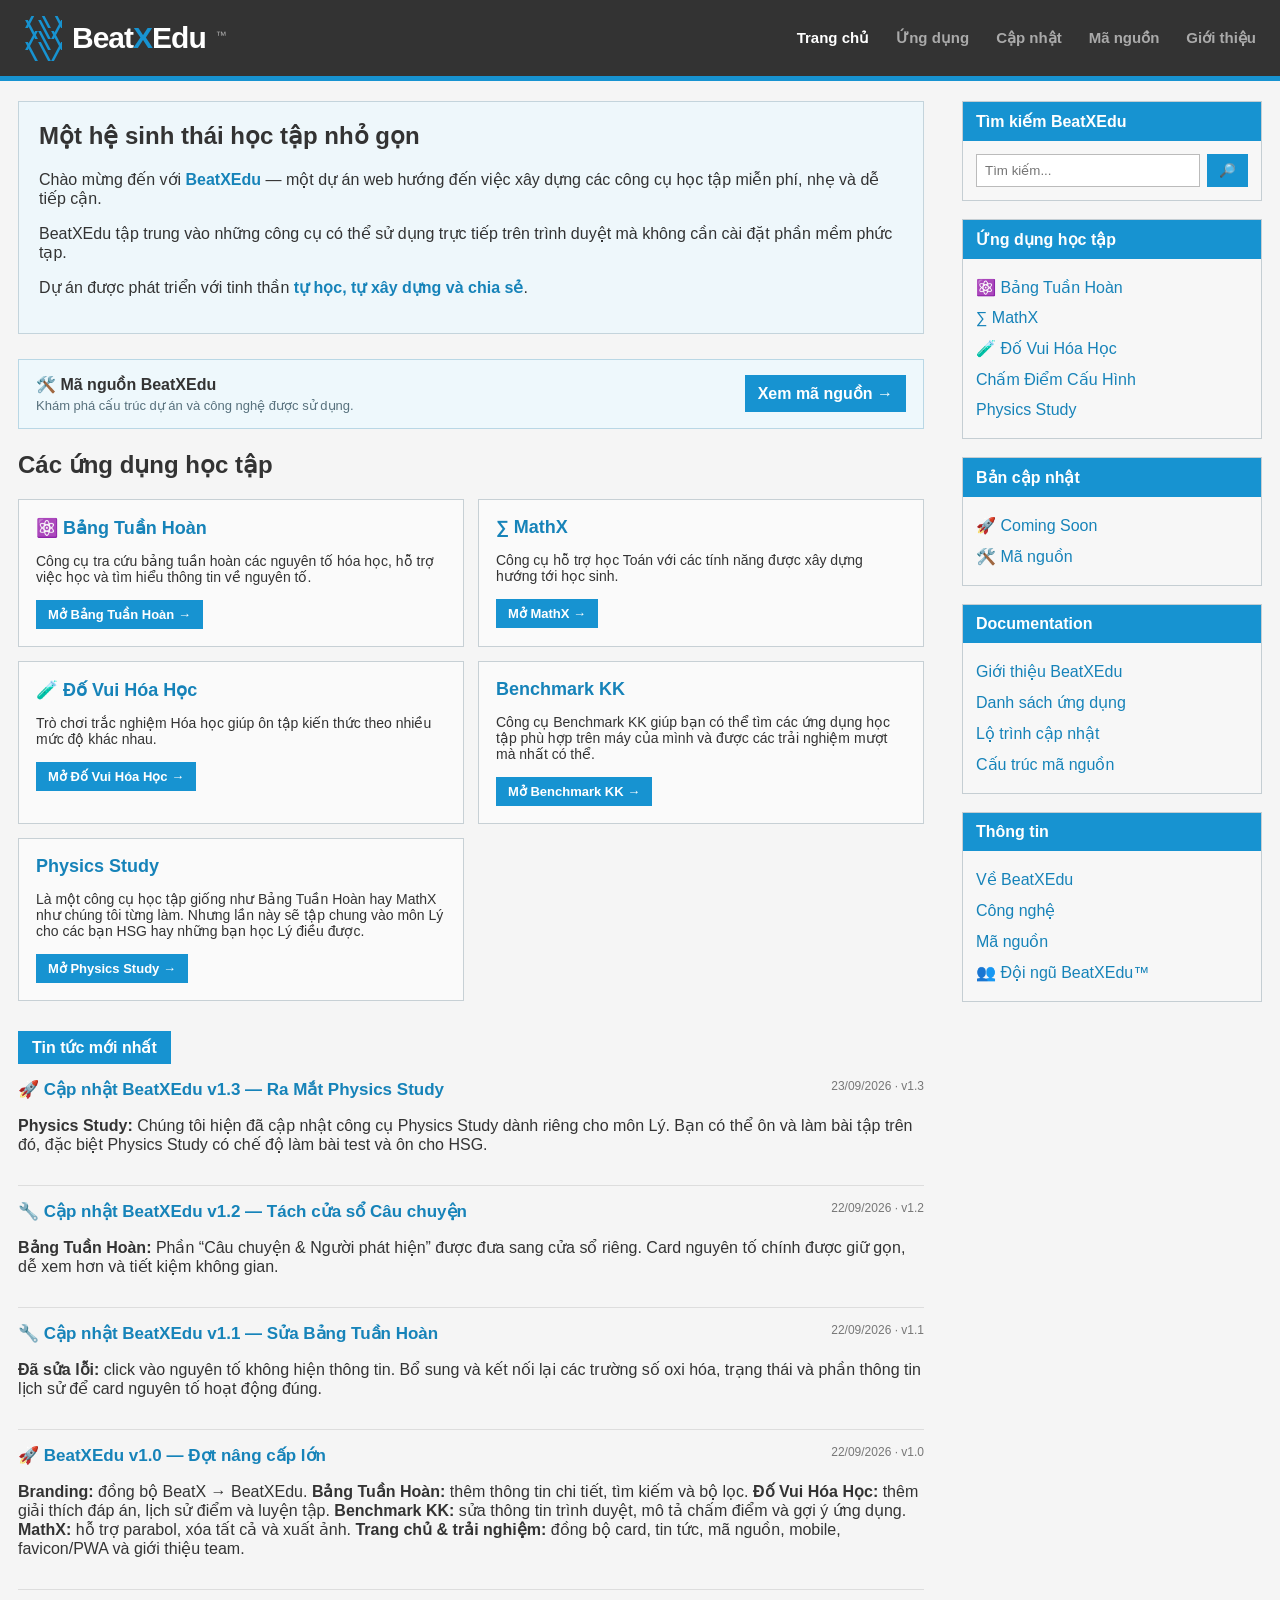
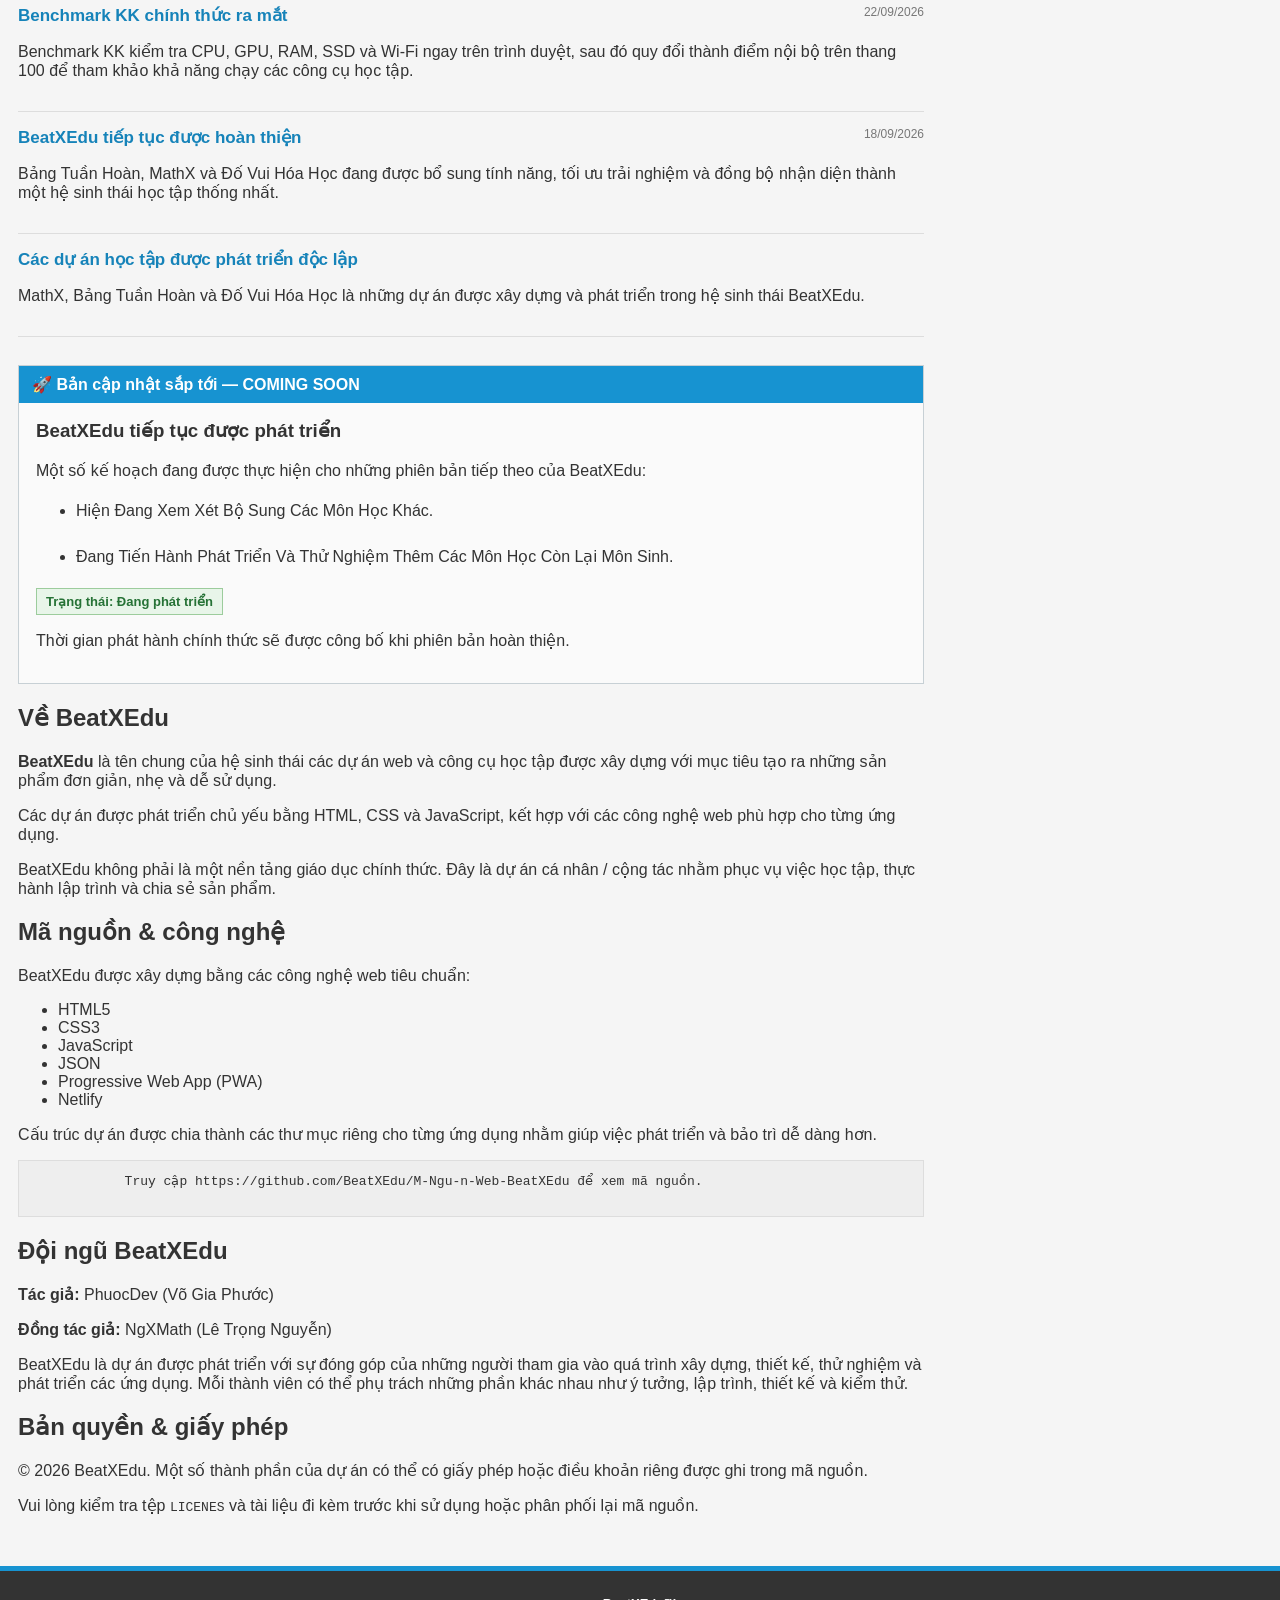
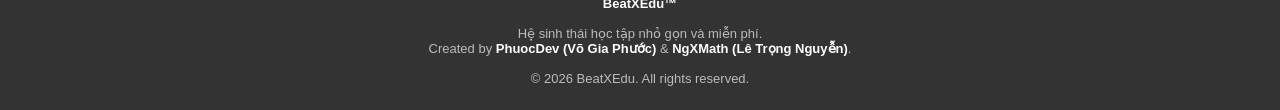
<file: WEDSIDE NEW/index.html>
<!DOCTYPE html>
<html lang="vi">
<head>
<meta charset="UTF-8">
<meta name="viewport" content="width=device-width, initial-scale=1.0">

<title>BeatXEdu — Hệ sinh thái học tập</title>

<meta name="description"
      content="BeatXEdu — hệ sinh thái các công cụ học tập miễn phí, nhẹ và dễ sử dụng.">
<meta name="author" content="Võ Gia Phước">
<meta name="theme-color" content="#1793d1">

<style>
* {
    box-sizing: border-box;
}

html {
    scroll-behavior: smooth;
}

body {
    margin: 0;
    font-family: Arial, Helvetica, sans-serif;
    background: #f5f5f5;
    color: #333;
}

/* ===== HEADER ===== */

header {
    background: #333;
    border-bottom: 5px solid #1793d1;
    color: white;
}

.header-inner {
    max-width: 1280px;
    margin: auto;
    min-height: 76px;
    display: flex;
    align-items: center;
    justify-content: space-between;
    padding: 0 24px;
}

.logo {
    display: flex;
    align-items: center;
    gap: 10px;
    text-decoration: none;
    color: white;
}

.logo-symbol {
     width: 38px;
     height: 45px;
     display: grid;
     grid-template-rows: repeat(4, 11px);
     color: #1793d1;
     font-family: monospace;
     font-size: 25px;
     line-height: 11px;
     font-weight: bold;
     white-space: nowrap;
     overflow: hidden;
}

.logo-symbol span {
     display: block;
     height: 11px;
     letter-spacing: -2px;
}

.logo-text {
    font-size: 30px;
    font-weight: bold;
    letter-spacing: -1px;
}

.logo-text span {
    color: #1793d1;
}

.logo-small {
    font-size: 11px;
    color: #aaa;
    align-self: flex-start;
    margin-top: 13px;
}

nav {
    display: flex;
    gap: 27px;
    align-items: center;
}

nav a {
    color: #aaa;
    text-decoration: none;
    font-weight: bold;
    font-size: 15px;
}

nav a:hover,
nav a.active {
    color: white;
}

/* ===== LAYOUT ===== */

.container {
    max-width: 1280px;
    margin: 20px auto;
    padding: 0 18px;
}

.layout {
    display: grid;
    grid-template-columns: minmax(0, 1fr) 300px;
    gap: 38px;
}

/* ===== MAIN ===== */

.main-box {
    background: #fff;
    border: 1px solid #c9d2d8;
    padding: 22px;
}

.main-box h1 {
    margin: 0 0 12px;
    font-size: 25px;
    border-bottom: 1px solid #aaa;
    padding-bottom: 8px;
}

.main-box h2 {
    font-size: 21px;
    border-bottom: 1px solid #aaa;
    padding-bottom: 7px;
    margin-top: 30px;
}

.main-box p {
    line-height: 1.65;
    font-size: 15px;
}

.main-box a {
    color: #1683b9;
    text-decoration: none;
}

.main-box a:hover {
    text-decoration: underline;
}

/* ===== INTRO ===== */

.intro {
    background: #eef7fb;
    border: 1px solid #c4d4dc;
    padding: 20px;
    margin-bottom: 25px;
}

.intro h1 {
    margin-top: 0;
}

.intro strong {
    color: #1683b9;
}

/* ===== APPS ===== */

.apps {
    display: grid;
    grid-template-columns: repeat(2, minmax(0, 1fr));
    gap: 14px;
    margin-top: 18px;
}

.app {
    border: 1px solid #c7d0d5;
    background: #fafafa;
    padding: 17px;
}

.app h3 {
    margin: 0 0 9px;
    color: #1683b9;
    font-size: 18px;
}

.app p {
    font-size: 14px;
    margin-bottom: 15px;
}

.app-button {
    display: inline-block;
    background: #1793d1;
    color: white !important;
    padding: 7px 12px;
    font-size: 13px;
    font-weight: bold;
    text-decoration: none !important;
}

.app-button:hover {
    background: #1179ad;
}
.source-cta{margin:0 0 22px;padding:15px 17px;border:1px solid #b9d7e5;background:#eef8fc;display:flex;justify-content:space-between;align-items:center;gap:15px}
.source-cta div{display:flex;flex-direction:column;gap:4px}.source-cta span{font-size:13px;color:#58717d}
.source-cta a{background:#1793d1;color:#fff!important;padding:9px 13px;font-weight:700;text-decoration:none!important;white-space:nowrap}
@media(max-width:850px){.source-cta{align-items:flex-start;flex-direction:column}}


/* ===== NEWS ===== */

.news {
    margin-top: 30px;
}

.news-title {
    display: inline-block;
    background: #1793d1;
    color: white;
    padding: 7px 14px;
    font-size: 16px;
    font-weight: bold;
}

.news-item {
    border-bottom: 1px solid #ddd;
    padding: 15px 0;
}

.news-item h3 {
    color: #1683b9;
    margin: 0 0 7px;
    font-size: 17px;
}

.news-date {
    float: right;
    color: #777;
    font-size: 12px;
}

/* ===== UPDATE ===== */

.update {
    margin-top: 28px;
    border: 1px solid #c7d0d5;
    background: #fafafa;
}

.update-header {
    background: #1793d1;
    color: white;
    padding: 9px 13px;
    font-weight: bold;
}

.update-content {
    padding: 17px;
}

.update-content h3 {
    margin-top: 0;
}

.update-content ul {
    line-height: 1.9;
}

.status {
    display: inline-block;
    padding: 5px 9px;
    background: #e8f5e9;
    border: 1px solid #9ccc9c;
    color: #267236;
    font-weight: bold;
    font-size: 13px;
}

/* ===== SIDEBAR ===== */

.sidebar {
    display: flex;
    flex-direction: column;
    gap: 18px;
}

.sidebar-box {
    border: 1px solid #c5ced3;
    background: #f7f7f7;
}

.sidebar-title {
    background: #1793d1;
    color: white;
    padding: 10px 13px;
    font-weight: bold;
}

.sidebar-content {
    padding: 13px;
}

.sidebar-content ul {
    list-style: none;
    margin: 0;
    padding: 0;
}

.sidebar-content li {
    padding: 6px 0;
}

.sidebar-content a {
    color: #1683b9;
    text-decoration: none;
}

.sidebar-content a:hover {
    text-decoration: underline;
}

/* ===== SEARCH ===== */

.search-box {
    display: flex;
    gap: 7px;
}

.search-box input {
    width: 100%;
    padding: 8px;
    border: 1px solid #bbb;
}

.search-box button {
    background: #1793d1;
    color: white;
    border: 0;
    padding: 8px 12px;
    cursor: pointer;
}

/* ===== CODE ===== */

code,
pre {
    font-family: monospace;
}

pre {
    background: #eee;
    border: 1px solid #ddd;
    padding: 12px;
    overflow-x: auto;
    font-size: 13px;
}

/* ===== FOOTER ===== */

footer {
    margin-top: 35px;
    background: #333;
    border-top: 5px solid #1793d1;
    color: #bbb;
    padding: 25px;
    text-align: center;
    font-size: 13px;
}

footer strong {
    color: white;
}

/* ===== MOBILE ===== */

@media (max-width: 850px) {
    .header-inner {
        flex-direction: column;
        padding: 15px;
        gap: 15px;
    }

    nav {
        flex-wrap: wrap;
        justify-content: center;
        gap: 15px;
    }

    .layout {
        grid-template-columns: 1fr;
    }

    .apps {
        grid-template-columns: 1fr;
    }

    .news-date {
        float: none;
        display: block;
        margin-top: 4px;
    }
}
</style>
</head>

<body>

<!-- ================= HEADER ================= -->

<header>
    <div class="header-inner">

        <a href="/" class="logo">
            <div class="logo-symbol" aria-label="B logo"><span>/\\</span><span>\\/</span><span>/\\</span><span>\\/</span></div>

            <div class="logo-text">
                Beat<span>X</span>Edu
            </div>

            <div class="logo-small">™</div>
        </a>

        <nav>
            <a href="/" class="active">Trang chủ</a>
            <a href="#apps">Ứng dụng</a>
            <a href="#updates">Cập nhật</a>
            <a href="#source">Mã nguồn</a>
            <a href="#about">Giới thiệu</a>
        </nav>

    </div>
</header>


<!-- ================= CONTENT ================= -->

<div class="container">

<div class="layout">

<main>

    <!-- INTRO -->

    <section class="intro">

        <h1>Một hệ sinh thái học tập nhỏ gọn</h1>

        <p>
            Chào mừng đến với <strong>BeatXEdu</strong> —
            một dự án web hướng đến việc xây dựng các công cụ
            học tập miễn phí, nhẹ và dễ tiếp cận.
        </p>

        <p>
            BeatXEdu tập trung vào những công cụ có thể sử dụng
            trực tiếp trên trình duyệt mà không cần cài đặt
            phần mềm phức tạp.
        </p>

        <p>
            Dự án được phát triển với tinh thần
            <strong>tự học, tự xây dựng và chia sẻ</strong>.
        </p>

    </section>

    <div class="source-cta">
        <div><strong>🛠️ Mã nguồn BeatXEdu</strong><span>Khám phá cấu trúc dự án và công nghệ được sử dụng.</span></div>
        <a href="#source">Xem mã nguồn →</a>
    </div>


    <!-- APPLICATIONS -->

    <section id="apps">

        <h2>Các ứng dụng học tập</h2>

        <div class="apps">

            <article class="app">

                <h3>⚛️ Bảng Tuần Hoàn</h3>

                <p>
                    Công cụ tra cứu bảng tuần hoàn các nguyên tố
                    hóa học, hỗ trợ việc học và tìm hiểu thông tin
                    về nguyên tố.
                </p>

                <a class="app-button" href="/bangtuanhoan/index.html">
                    Mở Bảng Tuần Hoàn →
                </a>

            </article>


            <article class="app">

                <h3>∑ MathX</h3>

                <p>
                    Công cụ hỗ trợ học Toán với các tính năng
                    được xây dựng hướng tới học sinh.
                </p>

                <a class="app-button" href="/MathX/index.html">
                    Mở MathX →
                </a>

            </article>


            <article class="app">

                <h3>🧪 Đố Vui Hóa Học</h3>

                <p>
                    Trò chơi trắc nghiệm Hóa học giúp ôn tập
                    kiến thức theo nhiều mức độ khác nhau.
                </p>

                <a class="app-button" href="/quizdovui/index.html">
                    Mở Đố Vui Hóa Học →
                </a>

            </article>

            <article class="app">
                <h3>Benchmark KK</h3>

                <p>
                    Công cụ Benchmark KK giúp bạn có thể tìm các
                    ứng dụng học tập phù hợp trên máy của mình và
                    được các trải nghiệm mượt mà nhất có thể.
                </p>

                <a class="app-button" href="benchmark-kk/index.html">
                    Mở Benchmark KK →
                </a>
            </article>

            <article class="app">
                <h3>Physics Study</h3>

                <p>
                    Là một công cụ học tập giống như Bảng Tuần Hoàn
                    hay MathX như chúng tôi từng làm. Nhưng lần này
                    sẽ tập chung vào môn Lý cho các bạn HSG hay
                    những bạn học Lý điều được.
                </p>

                <a class="app-button" href="physics-study/index.html">
                    Mở Physics Study →
                </a>

            </article>
        </div>

    </section>


    <!-- NEWS -->

    <section class="news">

        <span class="news-title">Tin tức mới nhất</span>

        <article class="news-item">
            <span class="news-date">23/09/2026 · v1.3</span>
            <h3>🚀 Cập nhật BeatXEdu v1.3 — Ra Mắt Physics Study</h3>
            <p><strong>Physics Study:</strong> Chúng tôi hiện đã cập nhật công cụ Physics Study dành riêng cho môn Lý. Bạn có thể ôn và làm bài tập trên đó, đặc biệt Physics Study có chế độ làm bài test và ôn cho HSG.</p>
        </article>

        <article class="news-item">
            <span class="news-date">22/09/2026 · v1.2</span>
            <h3>🔧 Cập nhật BeatXEdu v1.2 — Tách cửa sổ Câu chuyện</h3>
            <p><strong>Bảng Tuần Hoàn:</strong> Phần “Câu chuyện &amp; Người phát hiện” được đưa sang cửa sổ riêng. Card nguyên tố chính được giữ gọn, dễ xem hơn và tiết kiệm không gian.</p>
        </article>

        <article class="news-item">
            <span class="news-date">22/09/2026 · v1.1</span>
            <h3>🔧 Cập nhật BeatXEdu v1.1 — Sửa Bảng Tuần Hoàn</h3>
            <p><strong>Đã sửa lỗi:</strong> click vào nguyên tố không hiện thông tin. Bổ sung và kết nối lại các trường số oxi hóa, trạng thái và phần thông tin lịch sử để card nguyên tố hoạt động đúng.</p>
        </article>

        <article class="news-item">
            <span class="news-date">22/09/2026 · v1.0</span>
            <h3>🚀 BeatXEdu v1.0 — Đợt nâng cấp lớn</h3>
            <p><strong>Branding:</strong> đồng bộ BeatX → BeatXEdu. <strong>Bảng Tuần Hoàn:</strong> thêm thông tin chi tiết, tìm kiếm và bộ lọc. <strong>Đố Vui Hóa Học:</strong> thêm giải thích đáp án, lịch sử điểm và luyện tập. <strong>Benchmark KK:</strong> sửa thông tin trình duyệt, mô tả chấm điểm và gợi ý ứng dụng. <strong>MathX:</strong> hỗ trợ parabol, xóa tất cả và xuất ảnh. <strong>Trang chủ &amp; trải nghiệm:</strong> đồng bộ card, tin tức, mã nguồn, mobile, favicon/PWA và giới thiệu team.</p>
        </article>

        <article class="news-item">
            <span class="news-date">22/09/2026</span>
            <h3>Benchmark KK chính thức ra mắt</h3>
            <p>Benchmark KK kiểm tra CPU, GPU, RAM, SSD và Wi‑Fi ngay trên trình duyệt, sau đó quy đổi thành điểm nội bộ trên thang 100 để tham khảo khả năng chạy các công cụ học tập.</p>
        </article>
        <article class="news-item">
            <span class="news-date">18/09/2026</span>
            <h3>BeatXEdu tiếp tục được hoàn thiện</h3>
            <p>Bảng Tuần Hoàn, MathX và Đố Vui Hóa Học đang được bổ sung tính năng, tối ưu trải nghiệm và đồng bộ nhận diện thành một hệ sinh thái học tập thống nhất.</p>
        </article>


        <article class="news-item">

            <h3>
                Các dự án học tập được phát triển độc lập
            </h3>

            <p>
                MathX, Bảng Tuần Hoàn và Đố Vui Hóa Học
                là những dự án được xây dựng và phát triển
                trong hệ sinh thái BeatXEdu.
            </p>

        </article>

    </section>


    <!-- UPCOMING UPDATE -->

    <section class="update" id="updates">

        <div class="update-header">
            🚀 Bản cập nhật sắp tới — COMING SOON
        </div>

        <div class="update-content">

            <h3>
                BeatXEdu tiếp tục được phát triển
            </h3>

            <p>
                Một số kế hoạch đang được thực hiện cho
                những phiên bản tiếp theo của BeatXEdu:
            </p>

            <ul>
                <li>
                    Hiện Đang Xem Xét Bộ Sung Các Môn Học
                    Khác.
                </li>
            </ul>

            <ul>
                <li>
                  Đang Tiến Hành Phát Triển Và Thử Nghiệm
                  Thêm Các Môn Học Còn Lại Môn Sinh.
                </li>
            </ul>

            <p>
                <span class="status">
                    Trạng thái: Đang phát triển
                </span>
            </p>

            <p>
                Thời gian phát hành chính thức sẽ được công bố
                khi phiên bản hoàn thiện.
            </p>

        </div>

    </section>


    <!-- ABOUT -->

    <section id="about">

        <h2>Về BeatXEdu</h2>

        <p>
            <strong>BeatXEdu</strong> là tên chung của hệ sinh thái
            các dự án web và công cụ học tập được xây dựng
            với mục tiêu tạo ra những sản phẩm đơn giản,
            nhẹ và dễ sử dụng.
        </p>

        <p>
            Các dự án được phát triển chủ yếu bằng HTML,
            CSS và JavaScript, kết hợp với các công nghệ web
            phù hợp cho từng ứng dụng.
        </p>

        <p>
            BeatXEdu không phải là một nền tảng giáo dục chính thức.
            Đây là dự án cá nhân / cộng tác nhằm phục vụ việc
            học tập, thực hành lập trình và chia sẻ sản phẩm.
        </p>

    </section>


    <!-- SOURCE -->

    <section id="source">

        <h2>Mã nguồn & công nghệ</h2>

        <p>
            BeatXEdu được xây dựng bằng các công nghệ web tiêu chuẩn:
        </p>

        <ul>
            <li>HTML5</li>
            <li>CSS3</li>
            <li>JavaScript</li>
            <li>JSON</li>
            <li>Progressive Web App (PWA)</li>
            <li>Netlify</li>
        </ul>

        <p>
            Cấu trúc dự án được chia thành các thư mục riêng
            cho từng ứng dụng nhằm giúp việc phát triển và
            bảo trì dễ dàng hơn.
        </p>

        <pre>
            Truy cập https://github.com/BeatXEdu/M-Ngu-n-Web-BeatXEdu để xem mã nguồn.
        </pre>

    </section>


    <!-- AUTHORS -->

    <section id="team">

        <h2>Đội ngũ BeatXEdu</h2>

        <p>
            <strong>Tác giả:</strong>
            PhuocDev (Võ Gia Phước)
        </p>

        <p>
            <strong>Đồng tác giả:</strong>
            NgXMath (Lê Trọng Nguyễn)
        </p>

        <p>
            BeatXEdu là dự án được phát triển với sự đóng góp
            của những người tham gia vào quá trình xây dựng,
            thiết kế, thử nghiệm và phát triển các ứng dụng.
            Mỗi thành viên có thể phụ trách những phần khác nhau
            như ý tưởng, lập trình, thiết kế và kiểm thử.
        </p>

    </section>


    <!-- LICENSE -->

    <section>

        <h2>Bản quyền & giấy phép</h2>

        <p>
            © 2026 BeatXEdu.
            Một số thành phần của dự án có thể có giấy phép
            hoặc điều khoản riêng được ghi trong mã nguồn.
        </p>

        <p>
            Vui lòng kiểm tra tệp <code>LICENES</code> và
            tài liệu đi kèm trước khi sử dụng hoặc phân phối
            lại mã nguồn.
        </p>

    </section>

</main>


<!-- ================= SIDEBAR ================= -->

<aside class="sidebar">


    <!-- SEARCH -->

    <div class="sidebar-box">

        <div class="sidebar-title">
            Tìm kiếm BeatXEdu
        </div>

        <div class="sidebar-content">

            <div class="search-box">

                <input
                    type="search"
                    id="searchInput"
                    placeholder="Tìm kiếm..."
                >

                <button onclick="searchSite()">
                    🔎
                </button>

            </div>

        </div>

    </div>


    <!-- APPS -->

    <div class="sidebar-box">

        <div class="sidebar-title">
            Ứng dụng học tập
        </div>

        <div class="sidebar-content">

            <ul>

                <li>
                    <a href="/bangtuanhoan/index.html">
                        ⚛️ Bảng Tuần Hoàn
                    </a>
                </li>

                <li>
                    <a href="/MathX/index.html">
                        ∑ MathX
                    </a>
                </li>

                <li>
                    <a href="/quizdovui/index.html">
                        🧪 Đố Vui Hóa Học
                    </a>
                </li>

                <li>
                     <a href="/benchmark-kk/index.html">
                        Chấm Điểm Cấu Hình
                    </a>
                </li>

                <li>
                    <a href="/physics-study/index.html">
                        Physics Study
                    </a>

            </ul>

        </div>

    </div>


    <!-- UPDATES -->

    <div class="sidebar-box">

        <div class="sidebar-title"> 
            Bản cập nhật
        </div>

        <div class="sidebar-content">

            <ul>

                <li>
                    <a href="#updates">
                        🚀 Coming Soon
                    </a>
                </li>

                <li>
                    <a href="#source">
                        🛠️ Mã nguồn
                    </a>
                </li>

            </ul>

        </div>

    </div>


    <!-- DOCUMENTATION -->

    <div class="sidebar-box">

        <div class="sidebar-title">
            Documentation
        </div>

        <div class="sidebar-content">

            <ul>

                <li>
                    <a href="#about">
                        Giới thiệu BeatXEdu
                    </a>
                </li>

                <li>
                    <a href="#apps">
                        Danh sách ứng dụng
                    </a>
                </li>

                <li>
                    <a href="#updates">
                        Lộ trình cập nhật
                    </a>
                </li>

                <li>
                    <a href="#source">
                        Cấu trúc mã nguồn
                    </a>
                </li>

            </ul>

        </div>

    </div>


    <!-- COMMUNITY -->

    <div class="sidebar-box">

        <div class="sidebar-title">
            Thông tin
        </div>

        <div class="sidebar-content">

            <ul>

                <li>
                    <a href="#about">
                        Về BeatXEdu
                    </a>
                </li>

                <li>
                    <a href="#source">
                        Công nghệ
                    </a>
                </li>

                <li>
                    <a href="#source">
                        Mã nguồn
                    </a>
                </li>

                <li>
                    <a href="#team">
                        👥 Đội ngũ BeatXEdu™
                    </a>
                </li>

            </ul>

        </div>

    </div>

</aside>

</div>
</div>


<!-- ================= FOOTER ================= -->

<footer>

    <strong>BeatXEdu™</strong><br><br>

    Hệ sinh thái học tập nhỏ gọn và miễn phí.<br>

    Created by <strong>PhuocDev (Võ Gia Phước)</strong>
    &amp;
    <strong>NgXMath (Lê Trọng Nguyễn)</strong>.

    <br><br>

    © 2026 BeatXEdu. All rights reserved.

</footer>


<script>
function searchSite() {

    const input =
        document.getElementById("searchInput");

    const value =
        input.value.trim().toLowerCase();

    if (!value) {
        return;
    }

    const sections = document.querySelectorAll(
        "main section, .app, .news-item"
    );

    let found = false;

    sections.forEach(section => {

        const text =
            section.innerText.toLowerCase();

        if (!found && text.includes(value)) {

            section.scrollIntoView({
                behavior: "smooth",
                block: "center"
            });

            found = true;
        }

    });

    if (!found) {
        alert(
            "Không tìm thấy nội dung phù hợp trên BeatXEdu."
        );
    }
}


document
    .getElementById("searchInput")
    .addEventListener("keydown", function(event) {

        if (event.key === "Enter") {
            searchSite();
        }

    });
</script>

</body>
</html>
</file>
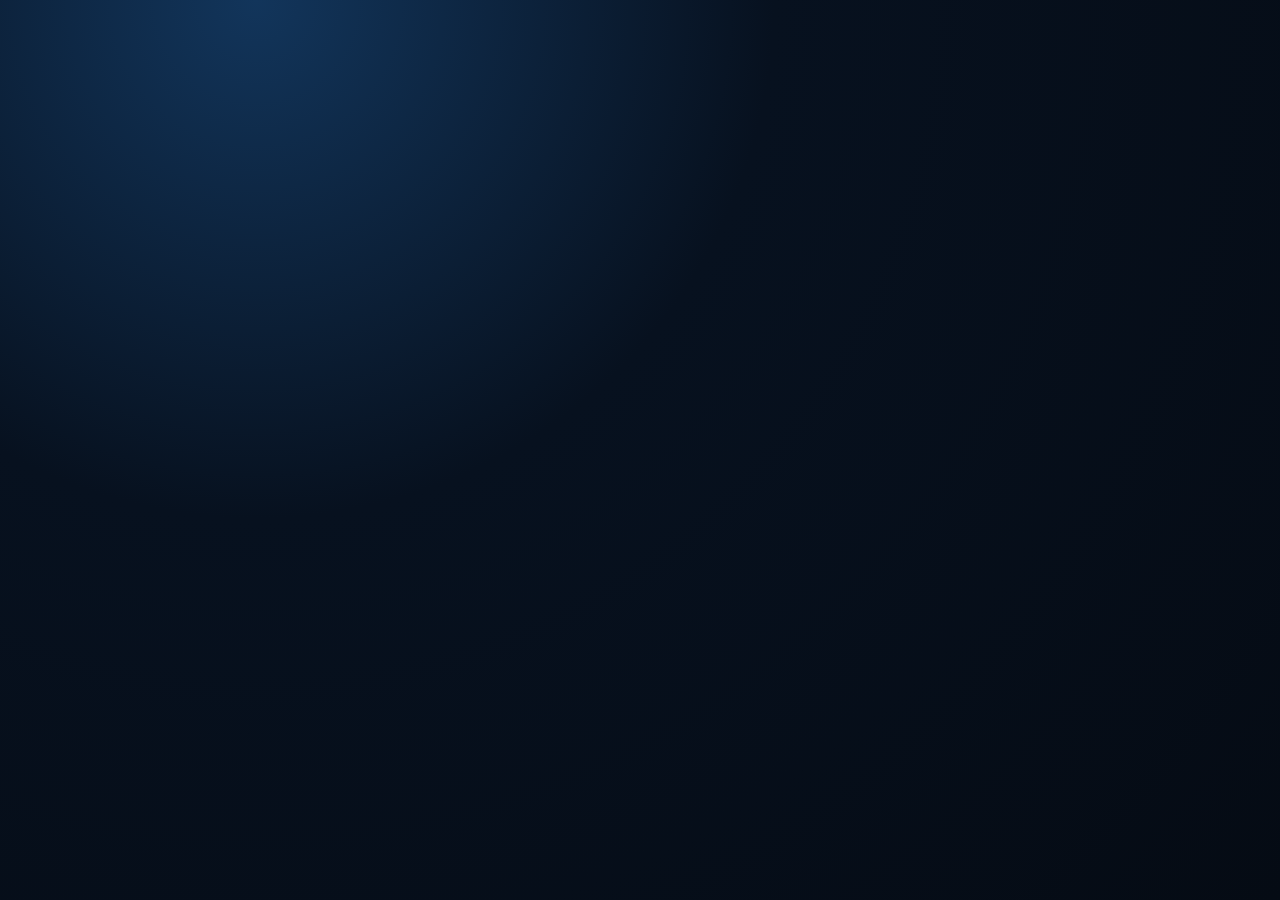
<file: WEDSIDE NEW/benchmark-kk/index.html>
<!doctype html>
<html lang="vi">
<head>
  <meta charset="utf-8">
  <meta name="viewport" content="width=device-width,initial-scale=1">
  <meta name="description" content="Benchmark KK - kiểm tra CPU, GPU, RAM, SSD và Wi-Fi">
  <title>Benchmark KK</title>
  <link rel="icon" href="assets/logo.svg" type="image/svg+xml">
  <link rel="stylesheet" href="style.css">
</head>
<body>
  <div id="splash" class="splash">
    <div class="splash-card">
      <img src="assets/logo.svg" alt="Benchmark KK" class="logo">
      <h1>Benchmark KK</h1>
      <p>PC Performance Test</p>
      <span>By BeatXEdu</span>
    </div>
  </div>

  <main class="app hidden" id="app">
    <header class="topbar">
      <div class="brand"><img src="assets/logo.svg" alt=""> <strong>Benchmark KK</strong></div>
      <div class="status-pill" id="supportStatus">Đang kiểm tra trình duyệt…</div>
    </header>

    <section class="hero">
      <div>
        <p class="eyebrow">PC PERFORMANCE TEST</p>
        <h2>Kiểm tra toàn bộ máy trong <b>15 phút</b></h2>
        <p class="muted">CPU · GPU · RAM · SSD · Wi-Fi · chấm điểm cấu hình máy</p>
      </div>
      <div class="timer-card">
        <small>THỜI GIAN</small>
        <strong id="timer">15:00</strong>
      </div>
    </section>

    <section class="hardware panel">
      <div class="section-title"><h3>🖥️ Cấu hình phát hiện</h3><button id="refreshInfo" class="ghost">Làm mới</button></div>
      <div class="hardware-grid" id="hardwareGrid"></div>
    </section>

    <section class="panel">
      <div class="section-title"><h3>🧪 Benchmark</h3><span id="phaseText">Sẵn sàng</span></div>
      <div class="progress"><div id="overallProgress"></div></div>
      <div class="test-grid">
        <article class="test-card" data-key="cpu"><span>🧠</span><h4>CPU</h4><strong id="score-cpu">—</strong><small id="detail-cpu">Chưa test</small></article>
        <article class="test-card" data-key="gpu"><span>🎮</span><h4>GPU</h4><strong id="score-gpu">—</strong><small id="detail-gpu">Chưa test</small></article>
        <article class="test-card" data-key="ram"><span>🧮</span><h4>RAM</h4><strong id="score-ram">—</strong><small id="detail-ram">Chưa test</small></article>
        <article class="test-card" data-key="ssd"><span>💾</span><h4>SSD</h4><strong id="score-ssd">—</strong><small id="detail-ssd">Chưa test</small></article>
        <article class="test-card" data-key="wifi"><span>🌐</span><h4>Wi-Fi / Network</h4><strong id="score-wifi">—</strong><small id="detail-wifi">Chưa test</small></article>
      </div>
      <div class="actions">
        <button id="startBtn" class="primary">🔥 BẮT ĐẦU TEST</button>
        <button id="stopBtn" class="danger" disabled>■ DỪNG TEST</button>
      </div>
      <p class="notice"><b>Benchmark KK chấm điểm cấu hình máy</b> bằng các bài test chạy trực tiếp trong trình duyệt. Điểm là điểm nội bộ của Benchmark KK, không thay thế benchmark native. Bạn có thể dừng bất kỳ lúc nào.</p>
    </section>

    <section class="panel hidden" id="resultPanel">
      <div class="result-head">
        <div><p class="eyebrow">BENCHMARK RESULT</p><h3>Kết quả của bạn</h3></div>
        <div class="total-score"><strong id="totalScore">0</strong><span>/100</span><small id="grade">—</small></div>
      </div>
      <div class="bars" id="resultBars"></div>
      <div class="summary" id="summary"></div><div class="recommendations" id="recommendations"></div>
      <div class="actions">
        <button id="copyBtn" class="secondary">📋 Sao chép báo cáo</button>
        <button id="jsonBtn" class="secondary">⬇ Xuất JSON</button>
        <button id="againBtn" class="primary">↻ Test lại</button>
      </div>
      <footer>Benchmark KK · By BeatXEdu</footer>
    </section>
  </main>

  <script src="app.js"></script>
</body>
</html>
</file>
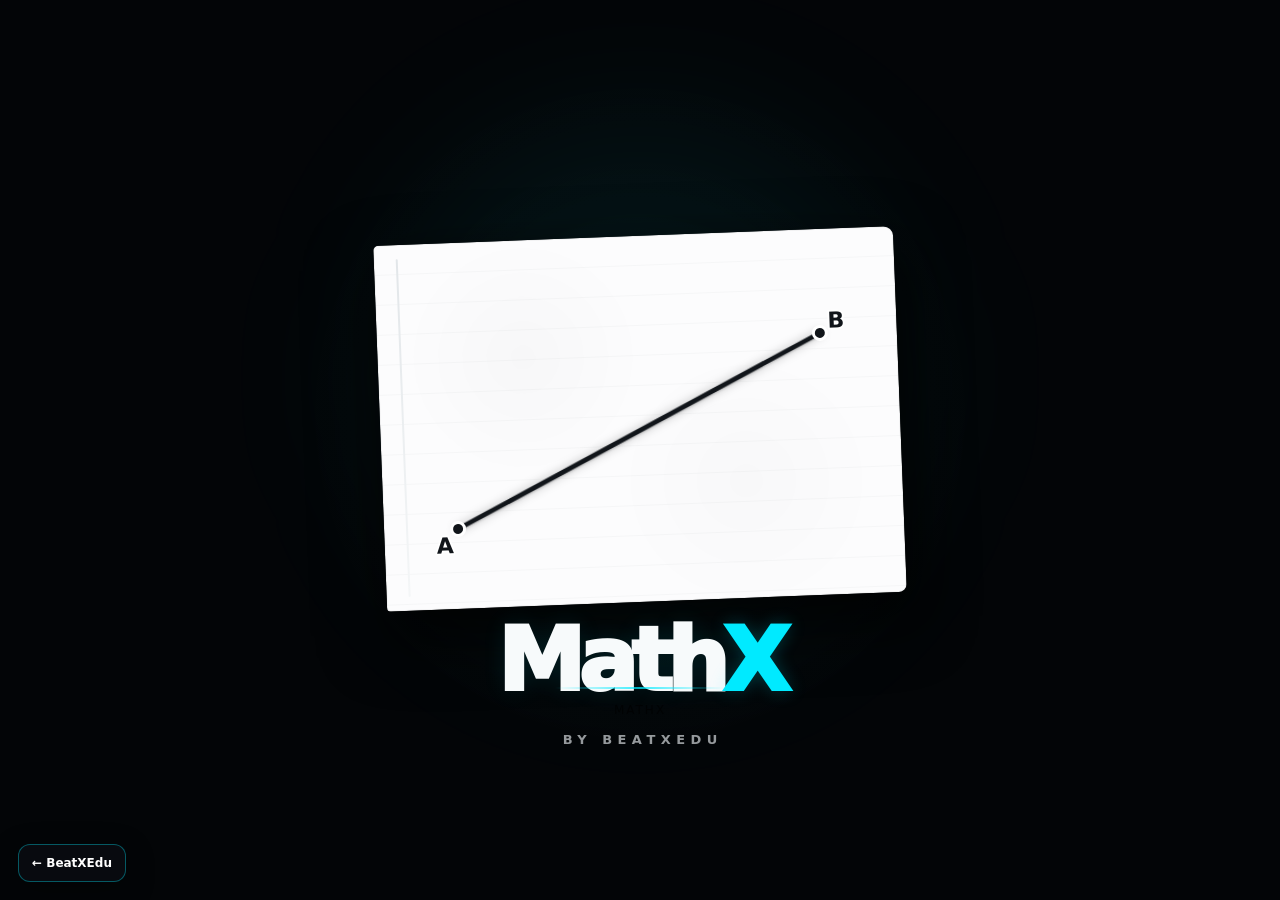
<file: WEDSIDE NEW/MathX/index.html>
<!DOCTYPE html>
<html lang="vi">
<head>
  <meta charset="UTF-8" />
  <meta name="viewport" content="width=device-width, initial-scale=1.0" />
  <title>MathX - Booting</title>

  <style>
    :root {
      --bg: #030507;
      --paper: #fcfcfd;
      --paper-line: rgba(70, 80, 90, .07);
      --ink: #11151a;
      --neon: #00eaff;
    }

    * { box-sizing: border-box; }

    html, body {
      width: 100%;
      height: 100%;
      margin: 0;
      overflow: hidden;
      background: var(--bg);
      font-family: Inter, ui-sans-serif, system-ui, -apple-system, BlinkMacSystemFont,
                   "Segoe UI", Roboto, Helvetica, Arial, sans-serif;
    }

    /* Màn hình Boot Splash */
    .splash {
      position: fixed;
      inset: 0;
      width: 100%;
      height: 100dvh;
      overflow: hidden;
      display: grid;
      place-items: center;
      isolation: isolate;
      background:
        radial-gradient(circle at 50% 45%, rgba(0,234,255,.065), transparent 24%),
        radial-gradient(circle at 50% 46%, rgba(255,255,255,.018), transparent 45%),
        #030507;
      z-index: 9999;
      transition: opacity 0.6s ease, visibility 0.6s ease;
    }

    .splash::before {
      content: "";
      position: absolute;
      width: min(42vw, 560px);
      aspect-ratio: 1;
      border-radius: 50%;
      left: 50%;
      top: 42%;
      transform: translate(-50%, -50%);
      background: rgba(0, 234, 255, .055);
      filter: blur(80px);
      z-index: -1;
    }

    .scene {
      position: relative;
      width: min(900px, 94vw);
      height: min(670px, 88vh);
      transform: translateY(-2vh);
    }

    /* Paper */
    .paper-shadow {
      position: absolute;
      width: min(520px, 70vw);
      aspect-ratio: 1.42 / 1;
      left: 50%;
      top: 48%;
      transform: translate(-50%, -50%) rotate(-2.2deg) translate(14px, 25px);
      border-radius: 5px 10px 8px 4px;
      background: rgba(0,0,0,.56);
      filter: blur(28px);
      animation: shadowIn 1s cubic-bezier(.16,.9,.18,1) both;
    }

    .paper {
      position: absolute;
      width: min(520px, 70vw);
      aspect-ratio: 1.42 / 1;
      left: 50%;
      top: 48%;
      transform: translate(-50%, -50%) rotate(-2.2deg);
      border-radius: 5px 10px 8px 4px;
      overflow: hidden;
      background:
        linear-gradient(to bottom, transparent 0 29px, var(--paper-line) 30px, transparent 31px),
        var(--paper);
      background-size: 100% 30px;
      box-shadow:
        0 25px 65px rgba(0,0,0,.5),
        inset 0 0 0 1px rgba(0,0,0,.055);
      animation: paperIn 1.05s cubic-bezier(.16,.9,.18,1) both;
    }

    .paper::before {
      content: "";
      position: absolute;
      left: 22px;
      top: 14px;
      bottom: 14px;
      width: 2px;
      border-radius: 99px;
      background: linear-gradient(to bottom, #e2e6e9, #f4f6f7);
    }

    .paper::after {
      content: "";
      position: absolute;
      inset: 0;
      pointer-events: none;
      background:
        radial-gradient(circle at 28% 32%, rgba(0,0,0,.018), transparent 27%),
        radial-gradient(circle at 70% 68%, rgba(0,0,0,.014), transparent 30%);
      mix-blend-mode: multiply;
    }

    /* Drawing layer */
    .geometry {
      position: absolute;
      left: 50%;
      top: 48%;
      width: min(520px, 70vw);
      aspect-ratio: 1.42 / 1;
      transform: translate(-50%, -50%) rotate(-2.2deg);
      overflow: visible;
    }

    .construction {
      position: absolute;
      inset: 0;
      overflow: visible;
    }

    .ink-shadow {
      stroke: rgba(0,0,0,.16);
      stroke-width: 8;
      fill: none;
      stroke-linecap: round;
      filter: blur(4px);
    }

    .ink {
      stroke: var(--ink);
      stroke-width: 4.6;
      fill: none;
      stroke-linecap: round;
      filter: drop-shadow(0 1px 1px rgba(0,0,0,.22));
      stroke-dasharray: 1;
      stroke-dashoffset: 1;
      animation: drawLine 2.35s cubic-bezier(.2,.8,.12,1) .72s forwards;
    }

    .endpoint {
      opacity: 0;
      transform-box: fill-box;
      transform-origin: center;
      animation: pointPop .4s cubic-bezier(.17,.89,.32,1.3) forwards;
    }

    .endpoint-a { animation-delay: 1.48s; }
    .endpoint-b { animation-delay: 2.7s; }

    .point-dot {
      fill: var(--ink);
      stroke: #fff;
      stroke-width: 3;
    }

    .point-letter {
      fill: var(--ink);
      font-size: 22px;
      font-weight: 900;
      paint-order: stroke;
      stroke: rgba(255,255,255,.8);
      stroke-width: 4px;
      stroke-linejoin: round;
    }

    /* Equation particles */
    .equations {
      position: absolute;
      inset: 0;
      overflow: hidden;
      pointer-events: none;
    }

    .equation {
      position: absolute;
      white-space: nowrap;
      color: rgba(255,255,255,.9);
      font-size: clamp(10px, 1.35vw, 14px);
      font-weight: 650;
      letter-spacing: .015em;
      text-shadow: 0 0 10px rgba(0,0,0,.75);
      opacity: 0;
      transform: translate3d(0,0,0) scale(.96);
      animation: equationFly var(--dur) cubic-bezier(.14,.72,.2,1) forwards;
      will-change: transform, opacity;
    }

    .equation::after {
      content: "";
      position: absolute;
      inset: -5px -8px;
      border-radius: 999px;
      background: rgba(0,234,255,.05);
      filter: blur(9px);
      z-index: -1;
    }

    /* Brand */
    .brand {
      position: absolute;
      left: 50%;
      top: calc(48% + min(190px, 25vw));
      transform: translateX(-50%);
      text-align: center;
      opacity: 0;
      animation: brandIn .72s cubic-bezier(.2,.9,.15,1) 3.15s forwards;
    }

    .logo {
      margin: 0;
      color: #f7fafb;
      font-size: clamp(56px, 9vw, 88px);
      line-height: .88;
      letter-spacing: -.075em;
      font-weight: 950;
      text-shadow: 0 0 25px rgba(0,234,255,.09);
    }

    .logo .x {
      color: var(--neon);
      text-shadow: 0 0 17px rgba(0,234,255,.22);
    }

    .byline {
      margin-top: 15px;
      margin-left: .42em;
      font-size: clamp(10px, 1.65vw, 13px);
      letter-spacing: .42em;
      text-transform: uppercase;
      font-weight: 750;
      color: rgba(241,246,248,.62);
    }

    .accent {
      position: absolute;
      left: 50%;
      top: calc(48% + min(255px, 33vw));
      width: min(170px, 28vw);
      height: 2px;
      transform: translateX(-50%) scaleX(0);
      background: linear-gradient(90deg, transparent, var(--neon), transparent);
      opacity: .75;
      animation: accentIn .55s ease-out 3.43s forwards;
    }

    /* Ẩn splash khi hoàn tất */
    .splash.done {
      opacity: 0;
      visibility: hidden;
      pointer-events: none;
    }

    @keyframes shadowIn {
      from { opacity: 0; transform: translate(-50%, -50%) rotate(-2.2deg) translate(0, 45px) scale(.92); }
      to { opacity: 1; transform: translate(-50%, -50%) rotate(-2.2deg) translate(14px, 25px) scale(1); }
    }

    @keyframes paperIn {
      0% { opacity: 0; transform: translate(-50%, -50%) rotate(-2.2deg) translateY(45px) scale(.94); }
      62% { opacity: 1; transform: translate(-50%, -50%) rotate(-2.2deg) translateY(-4px) scale(1.008); }
      82% { transform: translate(-50%, -50%) rotate(-2.2deg) translateY(2px) scale(.998); }
      100% { opacity: 1; transform: translate(-50%, -50%) rotate(-2.2deg) translateY(0) scale(1); }
    }

    @keyframes drawLine {
      from { stroke-dashoffset: 1; }
      to   { stroke-dashoffset: 0; }
    }

    @keyframes pointPop {
      0%   { opacity: 0; transform: scale(.25); }
      70%  { opacity: 1; transform: scale(1.14); }
      100% { opacity: 1; transform: scale(1); }
    }

    @keyframes equationFly {
      0% { opacity: 0; transform: translate3d(var(--sx), var(--sy), 0) scale(.84) rotate(var(--r)); }
      18% { opacity: .92; }
      100% { opacity: 0; transform: translate3d(var(--ex), var(--ey), 0) scale(1.02) rotate(var(--r2)); }
    }

    @keyframes brandIn {
      from { opacity: 0; transform: translateX(-50%) translateY(18px) scale(.965); }
      to { opacity: 1; transform: translateX(-50%) translateY(0) scale(1); }
    }

    @keyframes accentIn {
      from { transform: translateX(-50%) scaleX(0); }
      to   { transform: translateX(-50%) scaleX(1); }
    }

    @media (max-height: 660px) {
      .scene { transform: translateY(-4vh) scale(.86); }
      .brand { top: calc(48% + 165px); }
      .accent { top: calc(48% + 230px); }
    }
  </style>
<style>
.back-to-root{position:fixed;left:18px;bottom:18px;z-index:10000;display:inline-flex;align-items:center;gap:7px;min-height:38px;padding:8px 13px;border-radius:12px;text-decoration:none;font:700 12px/1 system-ui,-apple-system,"Segoe UI",sans-serif;color:#fff;background:rgba(10,12,18,.88);border:1px solid rgba(0,234,255,.35);box-shadow:0 8px 28px rgba(0,0,0,.35);backdrop-filter:blur(10px);-webkit-backdrop-filter:blur(10px);transition:transform .2s ease,border-color .2s ease,background .2s ease}.back-to-root:hover{transform:translateY(-2px);background:rgba(18,24,32,.96);border-color:rgba(0,234,255,.8)}@media(max-width:520px){.back-to-root{left:10px;bottom:10px;padding:8px 10px}}
</style>
<a class="back-to-root" href="/" title="Quay về BeatXEdu">← BeatXEdu</a>
</head>

<body>
  <!-- Màn hình Boot animation -->
  <div class="splash" id="mathxSplash">
    <div class="scene">
      <div class="paper-shadow"></div>
      <div class="paper"></div>

      <div class="geometry">
        <svg class="construction" viewBox="0 0 520 366" preserveAspectRatio="none" aria-hidden="true">
          <line class="ink-shadow" x1="74" y1="286" x2="443" y2="104" pathLength="1"></line>
          <line id="mainLine" class="ink" x1="74" y1="286" x2="443" y2="104" pathLength="1"></line>

          <g class="endpoint endpoint-a">
            <circle class="point-dot" cx="74" cy="286" r="6.5"></circle>
            <text class="point-letter" x="52" y="310">A</text>
          </g>

          <g class="endpoint endpoint-b">
            <circle class="point-dot" cx="443" cy="104" r="6.5"></circle>
            <text class="point-letter" x="451" y="99">B</text>
          </g>
        </svg>
      </div>

      <div class="equations" id="equations" aria-hidden="true"></div>
    </div>

    <div class="brand">
      <h1 class="logo">Math<span class="x">X</span></h1>
      <div style="margin-top:4px;font-size:12px;letter-spacing:2px;opacity:.65">MATHX</div>
      <div class="byline">By BeatXEdu</div>
    </div>

    <div class="accent"></div>
  </div>

  <script>
    (() => {
      // Đường dẫn file trang chủ chính (nằm chung thư mục gốc)
      const TARGET_URL = "home.html"; 
      const DELAY_AFTER_BOOT = 1000; // Đợi 1s sau khi boot xong rồi chuyển hẳn

      const splash = document.getElementById("mathxSplash");
      const scene = document.querySelector(".scene");
      const equations = document.getElementById("equations");
      const line = document.getElementById("mainLine");

      function handleFinish() {
        splash.classList.add("done");

        // Sau khi hoàn thành hiệu ứng boot, tự động chuyển sang trang index.html
        setTimeout(() => {
          window.location.href = TARGET_URL;
        }, DELAY_AFTER_BOOT);
      }

      const oneVar = [
        "2x + 3 = 11", "5x − 7 = 18", "3x + 4 = 16", "7x − 2 = 26",
        "x + 9 = 15", "4x − 5 = 19", "6x + 1 = 25", "9x − 4 = 32"
      ];

      const twoVar = [
        "2x + y = 7", "x − 2y = 4", "3x + 2y = 10", "x + y = 9",
        "2x − 3y = 5", "4x + y = 13", "3x − y = 8", "x + 2y = 6"
      ];

      const allEquations = [...oneVar, ...twoVar];
      const A = { x: 74, y: 286 };
      const B = { x: 443, y: 104 };

      function rand(min, max) { return min + Math.random() * (max - min); }

      function addEquation(t) {
        const rect = line.getBoundingClientRect();
        const sceneRect = scene.getBoundingClientRect();

        const x = rect.left + rect.width * t - sceneRect.left;
        const y = rect.top + rect.height * 0 - sceneRect.top;

        const el = document.createElement("span");
        el.className = "equation";
        el.textContent = allEquations[Math.floor(Math.random() * allEquations.length)];

        const side = Math.random() > .5 ? 1 : -1;
        const sx = rand(-10, 10);
        const sy = rand(-2, 2);
        const ex = rand(30, 78) * side;
        const ey = rand(-45, -14);
        const dur = rand(0.65, 1.15);

        el.style.left = `${x + sx}px`;
        el.style.top = `${y + sy}px`;
        el.style.setProperty("--sx", "0px");
        el.style.setProperty("--sy", "0px");
        el.style.setProperty("--ex", `${ex}px`);
        el.style.setProperty("--ey", `${ey}px`);
        el.style.setProperty("--r", `${rand(-9, 9)}deg`);
        el.style.setProperty("--r2", `${rand(-15, 15)}deg`);
        el.style.setProperty("--dur", `${dur}s`);

        equations.appendChild(el);
        setTimeout(() => el.remove(), dur * 1000 + 80);
      }

      let lastT = 0;
      let drawStart = performance.now() + 720;

      function spawnDuringDraw(timestamp) {
        const elapsed = Math.max(0, timestamp - drawStart);
        const t = Math.min(1, elapsed / 2350);

        if (t - lastT > 0.052 && t < 0.98) {
          addEquation(t);
          lastT = t;
        }

        if (t < 0.98) {
          requestAnimationFrame(spawnDuringDraw);
        }
      }

      window.addEventListener("load", () => {
        setTimeout(() => {
          drawStart = performance.now();
          requestAnimationFrame(spawnDuringDraw);

          setTimeout(() => addEquation(.78), 2150);
          setTimeout(() => addEquation(.9), 2300);
        }, 720);

        // Đếm đúng 3.9s chạy hiệu ứng xong thì gọi hàm chuyển trang
        setTimeout(() => {
          handleFinish();
        }, 3900);
      });

      line.style.strokeDasharray = "1";
      line.style.strokeDashoffset = "1";
    })();
  </script>
</body>
</html>
</file>
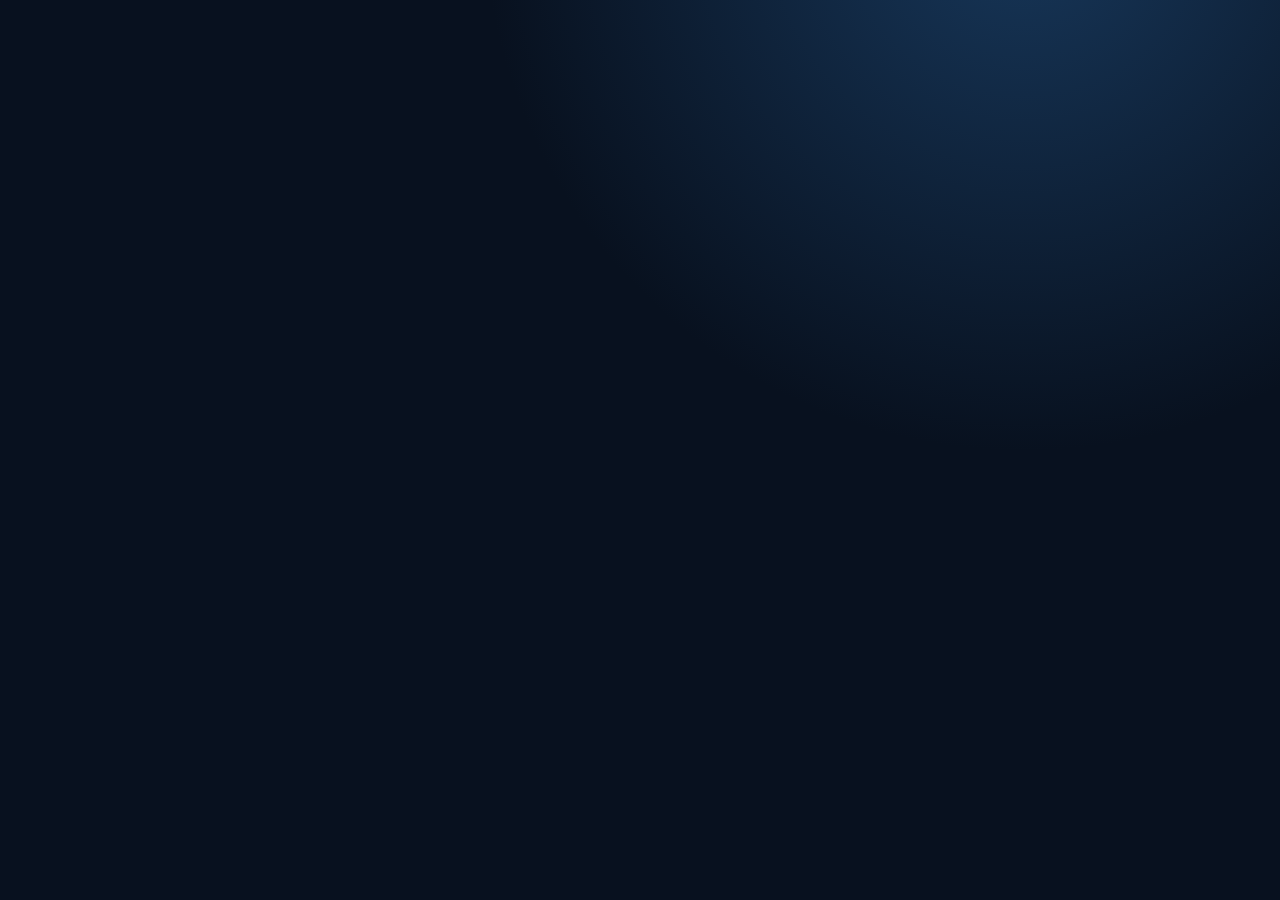
<file: WEDSIDE NEW/physics-study/index.html>
<!DOCTYPE html>
<html lang="vi">
<head>
  <meta charset="UTF-8">
  <meta name="viewport" content="width=device-width, initial-scale=1.0">
  <title>Physics Study — By BeatXEdu</title>
  <meta name="description" content="Physics Study — học Vật lý bằng tư duy, liên hệ công thức, biến đổi và luyện tập. By BeatXEdu.">
  <link rel="stylesheet" href="style.css">
</head>
<body>
  <div id="splash" class="splash">
    <div class="splash-logo"><span>Ψ</span></div>
    <h1>Physics Study</h1>
    <p>Học để hiểu — không học thuộc máy móc</p>
    <small>By BeatXEdu</small>
  </div>

  <div id="app" class="app hidden">
    <header class="topbar">
      <div class="brand" onclick="showHome()">
        <div class="brand-mark">Ψ</div>
        <div>
          <strong>Physics Study</strong>
          <small>By BeatXEdu</small>
        </div>
      </div>
      <nav>
        <button onclick="showHome()">Trang chủ</button>
        <button onclick="openTopics()">Chủ đề</button>
        <button onclick="openPractice()">Luyện tập</button>
      </nav>
      <button class="theme-btn" onclick="toggleTheme()" aria-label="Đổi giao diện">◐</button>
    </header>

    <main id="main"></main>

    <footer>
      <strong>Physics Study</strong> · Học để hiểu, không học thuộc máy móc · <b>By BeatXEdu</b>
    </footer>
  </div>

  <script src="script.js"></script>
</body>
</html>
</file>
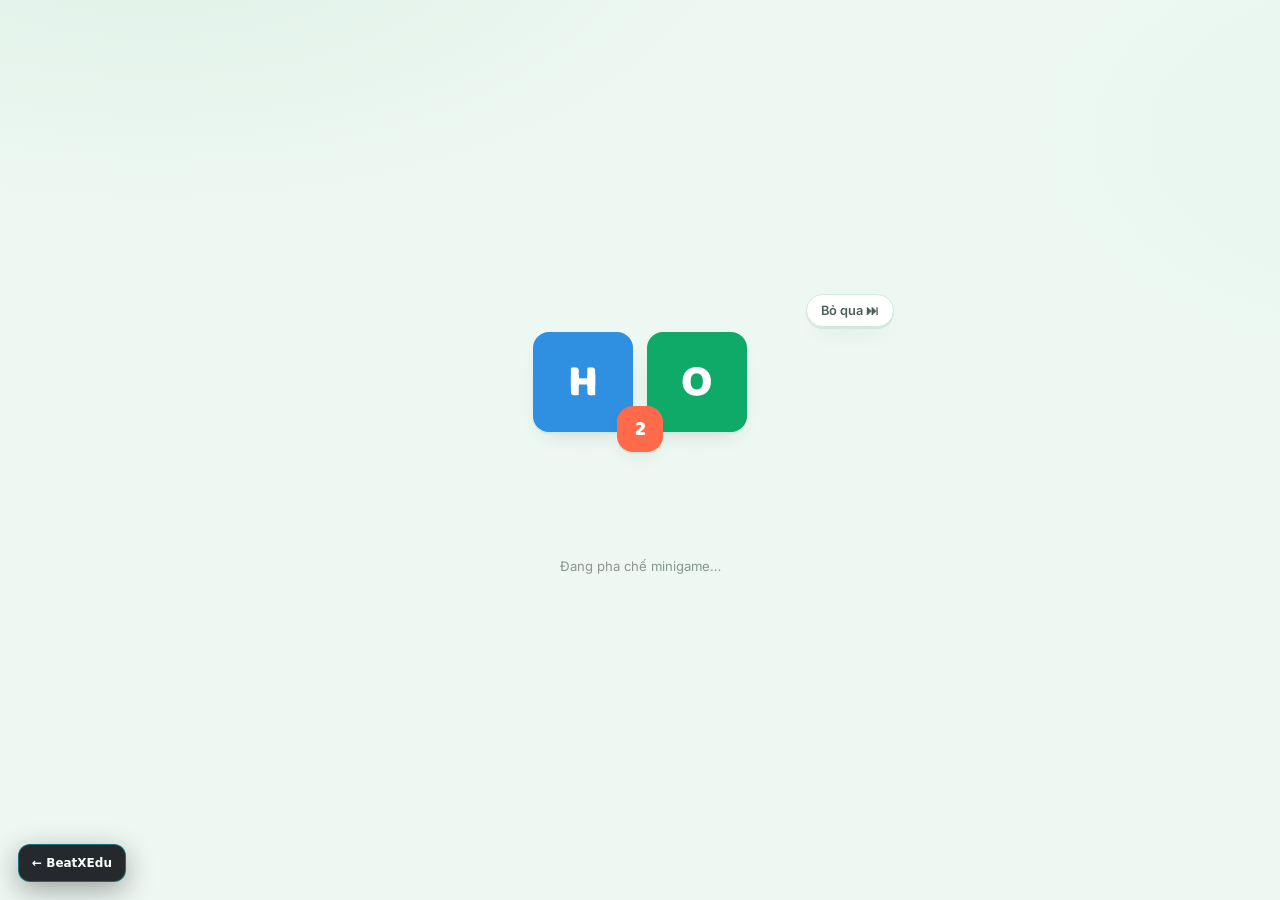
<file: WEDSIDE NEW/quizdovui/index.html>
<!DOCTYPE html>
<html lang="vi">
<head>
<meta charset="UTF-8">
<meta name="viewport" content="width=device-width, initial-scale=1.0, maximum-scale=1">
<title>Đố Vui Hóa Học — Đang khởi động…</title>
<meta http-equiv="refresh" content="6;url=index.html">
<link rel="preconnect" href="https://fonts.googleapis.com">
<link rel="preconnect" href="https://fonts.gstatic.com" crossorigin>
<link href="https://fonts.googleapis.com/css2?family=Baloo+2:wght@600;700;800&family=Inter:wght@400;500;600&display=swap" rel="stylesheet">
<link rel="stylesheet" href="style.css">
<link rel="stylesheet" href="intro.css">
<style>
.back-to-root{position:fixed;left:18px;bottom:18px;z-index:10000;display:inline-flex;align-items:center;gap:7px;min-height:38px;padding:8px 13px;border-radius:12px;text-decoration:none;font:700 12px/1 system-ui,-apple-system,"Segoe UI",sans-serif;color:#fff;background:rgba(10,12,18,.88);border:1px solid rgba(0,234,255,.35);box-shadow:0 8px 28px rgba(0,0,0,.35);backdrop-filter:blur(10px);-webkit-backdrop-filter:blur(10px);transition:transform .2s ease,border-color .2s ease,background .2s ease}.back-to-root:hover{transform:translateY(-2px);background:rgba(18,24,32,.96);border-color:rgba(0,234,255,.8)}@media(max-width:520px){.back-to-root{left:10px;bottom:10px;padding:8px 10px}}
</style>
<a class="back-to-root" href="/" title="Quay về BeatXEdu">← BeatXEdu</a>
</head>
<body class="intro-body">

<div class="intro-stage" id="intro-stage">

  <button id="btn-skip" class="intro-skip">Bỏ qua ⏭</button>

  <div class="molecule" id="molecule">
    <div class="atom atom-h" id="atom-h">
      <span class="atom-label">H</span>
      <span class="eyes">
        <span class="eye"><span class="pupil"></span></span>
        <span class="eye"><span class="pupil"></span></span>
      </span>
    </div>

    <div class="atom atom-two" id="atom-two">
      <span class="atom-label">2</span>
      <span class="eyes eyes-sm">
        <span class="eye"><span class="pupil"></span></span>
        <span class="eye"><span class="pupil"></span></span>
      </span>
    </div>

    <div class="atom atom-o" id="atom-o">
      <span class="atom-label">O</span>
      <span class="eyes">
        <span class="eye"><span class="pupil"></span></span>
        <span class="eye"><span class="pupil"></span></span>
      </span>
    </div>
  </div>

  <div class="intro-logo" id="intro-logo">
    <p class="logo-name">H2O</p>
    <p class="logo-tag">Mỗi 1 câu bạn trả lời đều giúp bạn học tốt hơn.</p>
  </div>

  <p class="intro-hint" id="intro-hint">Đang pha chế minigame…</p>
</div>

<noscript>
  <div class="intro-noscript">
    <p>Trình duyệt của bạn đang tắt.</p>
    <a href="home.html">Vào minigame ngay →</a>
  </div>
</noscript>

<script src="intro.js"></script>
</body>
</html>
</file>
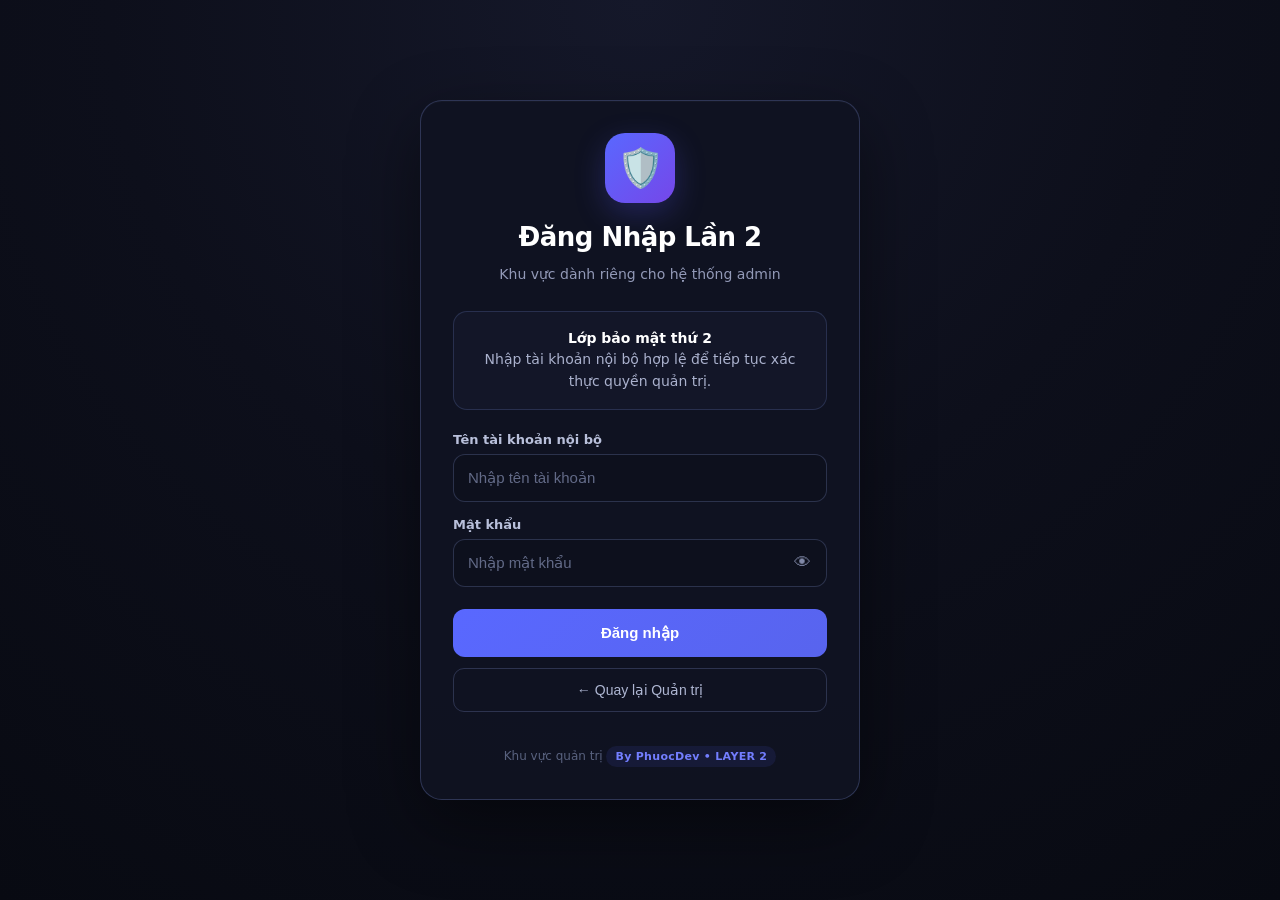
<file: WEDSIDE NEW/khuvuc/admin/index.html>
<!DOCTYPE html>
<html lang="vi">
<head>
    <meta charset="UTF-8">
    <meta
        name="viewport"
        content="width=device-width, initial-scale=1.0"
    >

    <title>Đăng Nhập Lần 2</title>

    <style>
        * {
            box-sizing: border-box;
        }

        html,
        body {
            margin: 0;
            padding: 0;
            width: 100%;
            min-height: 100%;
            font-family:
                Inter,
                system-ui,
                -apple-system,
                BlinkMacSystemFont,
                "Segoe UI",
                sans-serif;
        }

        body {
            min-height: 100vh;
            display: flex;
            align-items: center;
            justify-content: center;
            background:
                radial-gradient(
                    circle at top,
                    #15182a 0%,
                    #0d0f1b 48%,
                    #080a12 100%
                );
            color: #ffffff;
            overflow-x: hidden;
        }

        .page {
            width: 100%;
            min-height: 100vh;
            display: flex;
            align-items: center;
            justify-content: center;
            padding: 24px;
        }

        .auth-card {
            width: min(440px, 100%);
            padding: 32px;
            border: 1px solid rgba(126, 145, 220, 0.28);
            border-radius: 22px;
            background: rgba(16, 19, 34, 0.96);
            box-shadow:
                0 24px 70px rgba(0, 0, 0, 0.45),
                inset 0 1px 0 rgba(255, 255, 255, 0.025);
            text-align: center;
        }

        .shield {
            width: 70px;
            height: 70px;
            margin: 0 auto 18px;
            display: flex;
            align-items: center;
            justify-content: center;
            border-radius: 20px;
            background: linear-gradient(
                135deg,
                #5968ff,
                #7547e9
            );
            box-shadow:
                0 10px 30px rgba(91, 91, 255, 0.25);
            font-size: 38px;
        }

        h1 {
            margin: 0;
            font-size: 26px;
            line-height: 1.25;
            font-weight: 750;
            letter-spacing: -0.5px;
        }

        .subtitle {
            margin: 10px 0 26px;
            color: #9299b7;
            font-size: 14px;
            line-height: 1.5;
        }

        .security-info {
            margin-bottom: 22px;
            padding: 16px;
            border: 1px solid rgba(110, 128, 198, 0.24);
            border-radius: 14px;
            background: rgba(20, 24, 43, 0.8);
            color: #aab1cd;
            font-size: 14px;
            line-height: 1.55;
        }

        .security-info strong {
            color: #ffffff;
        }

        .form-group {
            text-align: left;
            margin-bottom: 15px;
        }

        label {
            display: block;
            margin-bottom: 7px;
            color: #b9c0db;
            font-size: 13px;
            font-weight: 600;
        }

        input {
            width: 100%;
            height: 48px;
            padding: 0 14px;
            border: 1px solid rgba(121, 137, 196, 0.28);
            border-radius: 12px;
            outline: none;
            background: #0d101d;
            color: #ffffff;
            font-size: 15px;
            transition:
                border-color 0.2s ease,
                box-shadow 0.2s ease,
                background 0.2s ease;
        }

        input::placeholder {
            color: #626a87;
        }

        input:focus {
            border-color: #6170ff;
            background: #101425;
            box-shadow: 0 0 0 3px rgba(97, 112, 255, 0.12);
        }

        .password-wrap {
            position: relative;
        }

        .password-wrap input {
            padding-right: 52px;
        }

        .toggle-password {
            position: absolute;
            right: 7px;
            top: 7px;
            width: 36px;
            height: 34px;
            border: 0;
            border-radius: 9px;
            background: transparent;
            color: #8189a8;
            cursor: pointer;
            font-size: 17px;
        }

        .toggle-password:hover {
            background: rgba(255, 255, 255, 0.06);
            color: #ffffff;
        }

        .login-button {
            width: 100%;
            height: 48px;
            margin-top: 7px;
            border: 0;
            border-radius: 12px;
            background: linear-gradient(
                135deg,
                #5968ff,
                #5864ee
            );
            color: #ffffff;
            font-size: 15px;
            font-weight: 700;
            cursor: pointer;
            transition:
                transform 0.15s ease,
                filter 0.15s ease,
                opacity 0.15s ease;
        }

        .login-button:hover {
            filter: brightness(1.08);
            transform: translateY(-1px);
        }

        .login-button:active {
            transform: translateY(0);
        }

        .login-button:disabled {
            opacity: 0.65;
            cursor: wait;
            transform: none;
        }

        .message {
            display: none;
            margin-top: 15px;
            padding: 12px 14px;
            border-radius: 11px;
            font-size: 13px;
            line-height: 1.45;
            text-align: left;
        }

        .message.show {
            display: block;
        }

        .message.error {
            border: 1px solid rgba(255, 87, 87, 0.28);
            background: rgba(160, 35, 45, 0.14);
            color: #ff9da3;
        }

        .message.success {
            border: 1px solid rgba(71, 211, 151, 0.25);
            background: rgba(31, 155, 108, 0.12);
            color: #82e8bf;
        }

        .back-button {
            width: 100%;
            height: 44px;
            margin-top: 11px;
            border: 1px solid rgba(121, 137, 196, 0.28);
            border-radius: 11px;
            background: transparent;
            color: #aeb6d2;
            font-size: 14px;
            cursor: pointer;
            transition:
                background 0.2s ease,
                color 0.2s ease;
        }

        .back-button:hover {
            background: rgba(255, 255, 255, 0.04);
            color: #ffffff;
        }

        .footer {
            margin-top: 26px;
            color: #59627f;
            font-size: 12px;
        }

        .layer {
            display: inline-block;
            margin-top: 8px;
            padding: 4px 9px;
            border-radius: 999px;
            background: rgba(89, 104, 255, 0.10);
            color: #737eff;
            font-size: 11px;
            font-weight: 700;
            letter-spacing: 0.3px;
        }

        @media (max-width: 520px) {
            .page {
                padding: 16px;
            }

            .auth-card {
                padding: 26px 20px;
                border-radius: 18px;
            }

            h1 {
                font-size: 23px;
            }
        }
    </style>
</head>

<body>

<div class="page">

    <main class="auth-card">

        <div class="shield" aria-hidden="true">
            🛡️
        </div>

        <h1>Đăng Nhập Lần 2</h1>

        <div class="subtitle">
            Khu vực dành riêng cho hệ thống admin
        </div>

        <div class="security-info">
            <strong>Lớp bảo mật thứ 2</strong><br>
            Nhập tài khoản nội bộ hợp lệ để tiếp tục xác thực quyền quản trị.
        </div>

        <form id="loginForm" autocomplete="off">

            <div class="form-group">
                <label for="username">
                    Tên tài khoản nội bộ
                </label>

                <input
                    id="username"
                    name="username"
                    type="text"
                    placeholder="Nhập tên tài khoản"
                    autocomplete="username"
                    required
                    maxlength="100"
                >
            </div>

            <div class="form-group">
                <label for="password">
                    Mật khẩu
                </label>

                <div class="password-wrap">

                    <input
                        id="password"
                        name="password"
                        type="password"
                        placeholder="Nhập mật khẩu"
                        autocomplete="current-password"
                        required
                        maxlength="200"
                    >

                    <button
                        type="button"
                        class="toggle-password"
                        id="togglePassword"
                        aria-label="Hiện mật khẩu"
                    >
                        👁
                    </button>

                </div>
            </div>

            <button
                type="submit"
                class="login-button"
                id="loginButton"
            >
                Đăng nhập
            </button>

        </form>

        <div
            id="message"
            class="message"
            role="alert"
            aria-live="polite"
        ></div>

        <button
            type="button"
            class="back-button"
            id="backButton"
        >
            ← Quay lại Quản trị
        </button>

        <div class="footer">
            Khu vực quản trị
            <div class="layer">By PhuocDev • LAYER 2</div>
        </div>

    </main>

</div>

<script>
    const loginForm = document.getElementById("loginForm");
    const usernameInput = document.getElementById("username");
    const passwordInput = document.getElementById("password");
    const loginButton = document.getElementById("loginButton");
    const togglePassword = document.getElementById("togglePassword");
    const message = document.getElementById("message");
    const backButton = document.getElementById("backButton");

    /*
     * Netlify Function dùng để xác thực.
     */
    const AUTH_ENDPOINT = "/.netlify/functions/admin-auth";

    function showMessage(text, type = "error") {
        message.textContent = text;
        message.className = "message show " + type;
    }

    function clearMessage() {
        message.textContent = "";
        message.className = "message";
    }

    togglePassword.addEventListener("click", () => {
        const isPassword =
            passwordInput.type === "password";

        passwordInput.type =
            isPassword ? "text" : "password";

        togglePassword.textContent =
            isPassword ? "🙈" : "👁";

        togglePassword.setAttribute(
            "aria-label",
            isPassword
                ? "Ẩn mật khẩu"
                : "Hiện mật khẩu"
        );
    });

    loginForm.addEventListener("submit", async (event) => {
        event.preventDefault();

        clearMessage();

        const username =
            usernameInput.value.trim();

        const password =
            passwordInput.value;

        if (!username || !password) {
            showMessage(
                "Vui lòng nhập đầy đủ tài khoản và mật khẩu."
            );
            return;
        }

        loginButton.disabled = true;
        loginButton.textContent = "Đang xác thực...";

        try {
            const response = await fetch(
                AUTH_ENDPOINT,
                {
                    method: "POST",

                    headers: {
                        "Content-Type":
                            "application/json"
                    },

                    body: JSON.stringify({
                        layer: 2,
                        username,
                        password
                    })
                }
            );

            let data;

            try {
                data = await response.json();
            } catch {
                data = {};
            }

            if (!response.ok || !data.success) {
                throw new Error(
                    data.error ||
                    "Tài khoản hoặc mật khẩu không hợp lệ."
                );
            }

            showMessage(
                "Xác thực lớp 2 thành công. Đang chuyển tiếp...",
                "success"
            );

            /*
             * Nếu Function trả token/session,
             * có thể xử lý token ở đây.
             */

            setTimeout(() => {
                window.location.href =
                    "/khuvuc/hoavn/index.html";
            }, 500);

        } catch (error) {
            console.error(
                "Lỗi xác thực lớp 2:",
                error
            );

            showMessage(
                error.message ||
                "Không thể kết nối máy chủ xác thực."
            );

        } finally {
            loginButton.disabled = false;
            loginButton.textContent = "Đăng nhập";
        }
    });

    backButton.addEventListener("click", () => {
        window.location.href =
            "/khuvuc/quantri/index.html";
    });

    /*
     * Cho phép nhấn Enter để gửi form.
     * Đồng thời không lưu thông tin đăng nhập
     * vào localStorage/sessionStorage.
     */
</script>

</body>
</html>
</file>
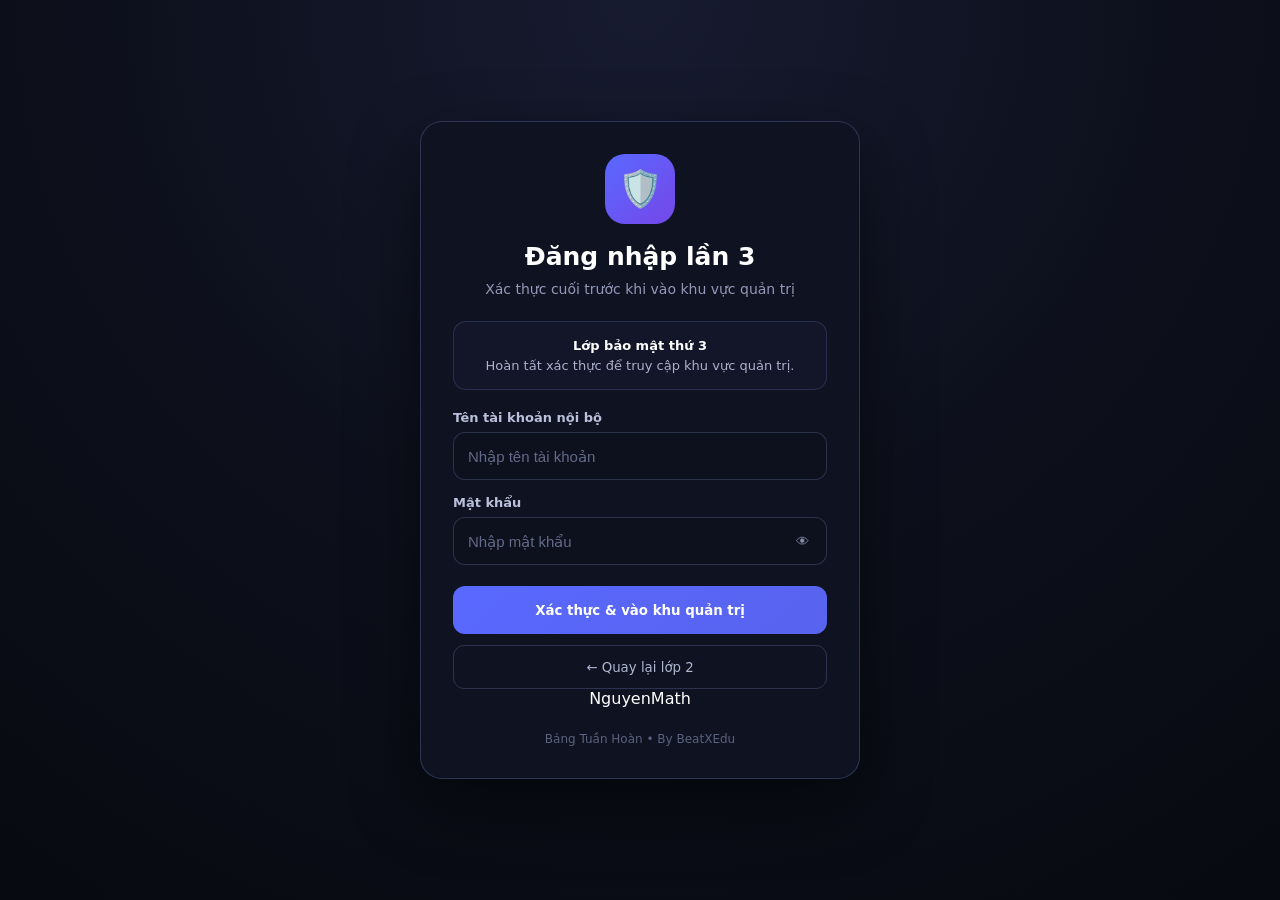
<file: WEDSIDE NEW/khuvuc/hoavn/index.html>
<!DOCTYPE html>
<html lang="vi">
<head>
    <meta charset="UTF-8">
    <meta name="viewport" content="width=device-width, initial-scale=1.0">
    <title>Đăng nhập lần 3</title>

    <style>
        * {
            box-sizing: border-box;
        }

        html, body {
            margin: 0;
            min-height: 100%;
            font-family:
                Inter,
                system-ui,
                -apple-system,
                BlinkMacSystemFont,
                "Segoe UI",
                sans-serif;
        }

        body {
            min-height: 100vh;
            display: flex;
            align-items: center;
            justify-content: center;
            padding: 20px;
            color: #fff;
            background:
                radial-gradient(
                    circle at top,
                    #171b30 0%,
                    #0d101c 48%,
                    #080a11 100%
                );
        }

        .card {
            width: min(440px, 100%);
            padding: 32px;
            border: 1px solid rgba(126, 145, 220, .28);
            border-radius: 22px;
            background: rgba(16, 19, 34, .97);
            box-shadow: 0 25px 70px rgba(0,0,0,.48);
            text-align: center;
        }

        .shield {
            width: 70px;
            height: 70px;
            margin: 0 auto 18px;
            display: flex;
            align-items: center;
            justify-content: center;
            border-radius: 20px;
            background: linear-gradient(135deg, #5968ff, #7547e9);
            font-size: 36px;
        }

        h1 {
            margin: 0;
            font-size: 25px;
        }

        .subtitle {
            margin: 10px 0 24px;
            color: #9299b7;
            font-size: 14px;
        }

        .security {
            margin-bottom: 20px;
            padding: 14px;
            border-radius: 13px;
            background: rgba(20,24,43,.8);
            border: 1px solid rgba(110,128,198,.24);
            color: #aab1cd;
            font-size: 13px;
            line-height: 1.5;
        }

        .security strong {
            color: #fff;
        }

        .group {
            margin-bottom: 15px;
            text-align: left;
        }

        label {
            display: block;
            margin-bottom: 7px;
            color: #b9c0db;
            font-size: 13px;
            font-weight: 600;
        }

        input {
            width: 100%;
            height: 48px;
            padding: 0 14px;
            border: 1px solid rgba(121,137,196,.28);
            border-radius: 12px;
            outline: none;
            background: #0d101d;
            color: #fff;
            font-size: 15px;
        }

        input:focus {
            border-color: #6170ff;
            box-shadow: 0 0 0 3px rgba(97,112,255,.12);
        }

        input::placeholder {
            color: #626a87;
        }

        .password {
            position: relative;
        }

        .password input {
            padding-right: 50px;
        }

        .toggle {
            position: absolute;
            right: 7px;
            top: 7px;
            width: 36px;
            height: 34px;
            border: 0;
            border-radius: 9px;
            background: transparent;
            color: #858da9;
            cursor: pointer;
        }

        button {
            font-family: inherit;
        }

        .login {
            width: 100%;
            height: 48px;
            margin-top: 6px;
            border: 0;
            border-radius: 12px;
            background: linear-gradient(135deg,#5968ff,#5864ee);
            color: #fff;
            font-weight: 700;
            cursor: pointer;
        }

        .login:disabled {
            opacity: .65;
            cursor: wait;
        }

        .back {
            width: 100%;
            height: 44px;
            margin-top: 11px;
            border: 1px solid rgba(121,137,196,.28);
            border-radius: 11px;
            background: transparent;
            color: #aeb6d2;
            cursor: pointer;
        }

        .message {
            display: none;
            margin-top: 14px;
            padding: 12px;
            border-radius: 11px;
            text-align: left;
            font-size: 13px;
        }

        .message.show {
            display: block;
        }

        .error {
            color: #ff9da3;
            background: rgba(160,35,45,.14);
            border: 1px solid rgba(255,87,87,.28);
        }

        .success {
            color: #82e8bf;
            background: rgba(31,155,108,.12);
            border: 1px solid rgba(71,211,151,.25);
        }

        .footer {
            margin-top: 24px;
            color: #59627f;
            font-size: 12px;
        }

        @media (max-width: 520px) {
            .card {
                padding: 26px 20px;
            }
        }
    </style>
</head>

<body>

<main class="card">

    <div class="shield">🛡️</div>

    <h1>Đăng nhập lần 3</h1>

    <div class="subtitle">
        Xác thực cuối trước khi vào khu vực quản trị
    </div>

    <div class="security">
        <strong>Lớp bảo mật thứ 3</strong><br>
        Hoàn tất xác thực để truy cập khu vực quản trị.
    </div>

    <form id="loginForm" autocomplete="off">

        <div class="group">
            <label for="username">
                Tên tài khoản nội bộ
            </label>

            <input
                id="username"
                type="text"
                placeholder="Nhập tên tài khoản"
                autocomplete="username"
                maxlength="100"
                required
            >
        </div>

        <div class="group">
            <label for="password">
                Mật khẩu
            </label>

            <div class="password">
                <input
                    id="password"
                    type="password"
                    placeholder="Nhập mật khẩu"
                    autocomplete="current-password"
                    maxlength="200"
                    required
                >

                <button
                    type="button"
                    class="toggle"
                    id="toggle"
                >👁</button>
            </div>
        </div>

        <button
            type="submit"
            class="login"
            id="loginButton"
        >
            Xác thực & vào khu quản trị
        </button>

    </form>

    <div
        id="message"
        class="message"
        role="alert"
        aria-live="polite"
    ></div>

    <button
        type="button"
        class="back"
        id="backButton"
    >
        ← Quay lại lớp 2
    </button>
NguyenMath
    <div class="footer">
        Bảng Tuần Hoàn • By BeatXEdu
    </div>

</main>

<script>
    const form = document.getElementById("loginForm");
    const username = document.getElementById("username");
    const password = document.getElementById("password");
    const loginButton = document.getElementById("loginButton");
    const message = document.getElementById("message");
    const toggle = document.getElementById("toggle");
    const backButton = document.getElementById("backButton");

    const AUTH_ENDPOINT =
        "/.netlify/functions/admin-auth";

    function showMessage(text, type) {
        message.textContent = text;
        message.className = "message show " + type;
    }

    toggle.addEventListener("click", () => {
        const hidden = password.type === "password";

        password.type = hidden
            ? "text"
            : "password";

        toggle.textContent =
            hidden ? "🙈" : "👁";
    });

    form.addEventListener("submit", async (event) => {
        event.preventDefault();

        const user = username.value.trim();
        const pass = password.value;

        if (!user || !pass) {
            showMessage(
                "Vui lòng nhập đầy đủ tài khoản và mật khẩu.",
                "error"
            );
            return;
        }

        loginButton.disabled = true;
        loginButton.textContent = "Đang xác thực...";

        try {
            const response = await fetch(
                AUTH_ENDPOINT,
                {
                    method: "POST",
                    headers: {
                        "Content-Type": "application/json"
                    },
                    body: JSON.stringify({
                        layer: 3,
                        username: user,
                        password: pass
                    })
                }
            );

            const data = await response.json();

            if (!response.ok || !data.success) {
                throw new Error(
                    data.error ||
                    "Tài khoản hoặc mật khẩu không hợp lệ."
                );
            }

            /*
             * lưu role.
             */
            if (data.role) {
                sessionStorage.setItem(
                    "admin_role",
                    data.role
                );
            }

            showMessage(
                "Xác thực thành công. Đang mở khu quản trị...",
                "success"
            );

            setTimeout(() => {
                window.location.href =
                    "/khuvuc/khu-admin/index.html";
            }, 500);

        } catch (error) {
            console.error(error);

            showMessage(
                error.message ||
                "Không thể kết nối máy chủ xác thực.",
                "error"
            );

        } finally {
            loginButton.disabled = false;
            loginButton.textContent =
                "Xác thực & vào khu quản trị";
        }
    });

    backButton.addEventListener("click", () => {
        window.location.href =
            "/khuvuc/admin/index.html";
    });
</script>

</body>
</html>
</file>
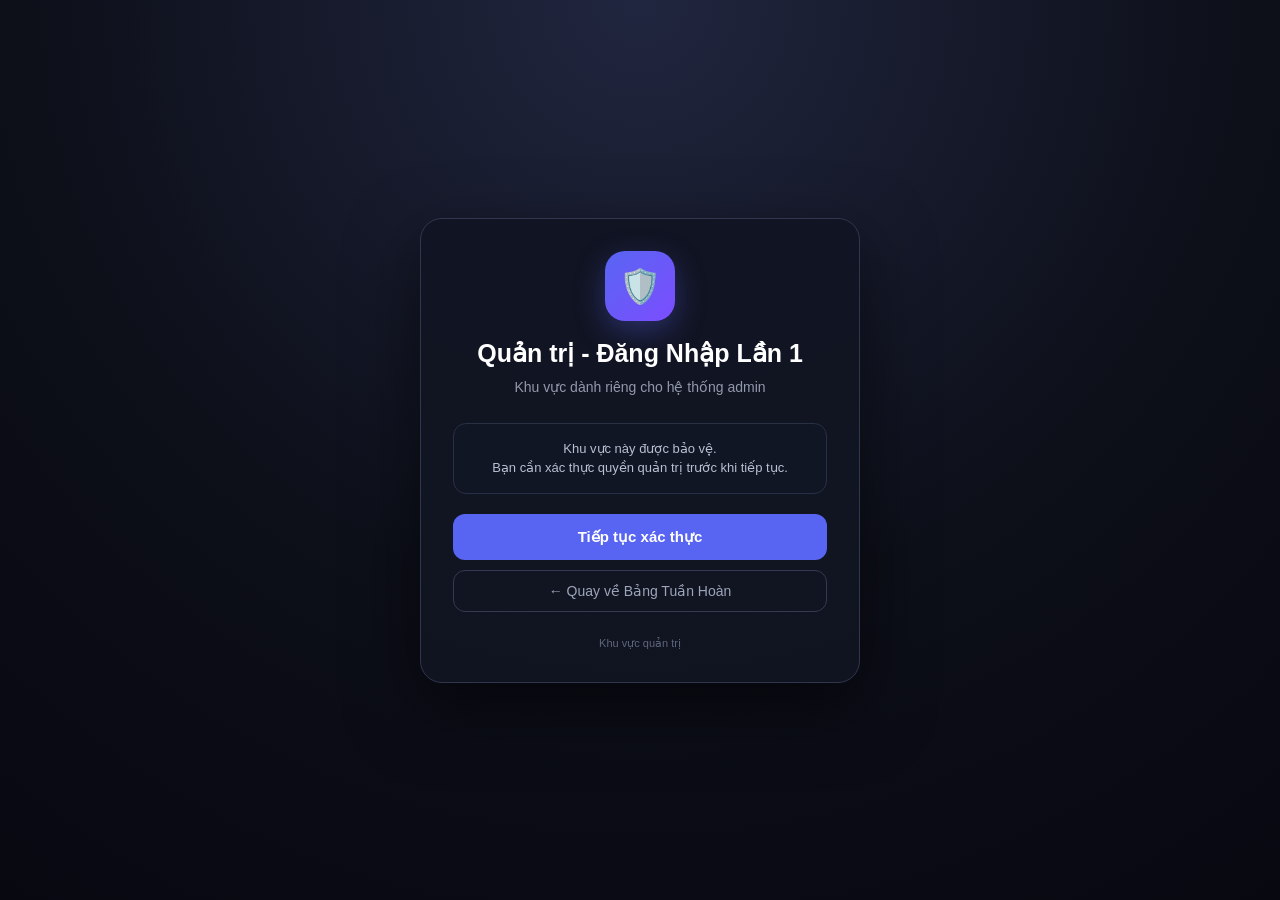
<file: WEDSIDE NEW/khuvuc/quantri/index.html>
<!DOCTYPE html>
<html lang="vi">
<head>
  <meta charset="UTF-8">
  <meta name="viewport" content="width=device-width, initial-scale=1.0">

  <title>Bảng Tuần Hoàn — Đăng Nhập Lần 1</title>

  <style>
    * {
      box-sizing: border-box;
    }

    body {
      margin: 0;
      min-height: 100vh;

      display: flex;
      align-items: center;
      justify-content: center;

      font-family: Arial, sans-serif;

      color: #fff;

      background:
        radial-gradient(
          circle at top,
          #20263f 0%,
          #0d0f19 55%,
          #070810 100%
        );
    }

    .container {
      width: min(440px, 92%);
      padding: 32px;

      border: 1px solid #30364d;
      border-radius: 22px;

      background: rgba(17, 20, 34, 0.96);

      box-shadow:
        0 25px 70px rgba(0, 0, 0, 0.5);

      text-align: center;
    }

    .icon {
      width: 70px;
      height: 70px;

      margin: 0 auto 18px;

      display: flex;
      align-items: center;
      justify-content: center;

      border-radius: 20px;

      background: linear-gradient(
        135deg,
        #5865f2,
        #7c4dff
      );

      font-size: 34px;

      box-shadow:
        0 10px 30px rgba(88, 101, 242, 0.35);
    }

    h1 {
      margin: 0;

      font-size: 25px;
    }

    .subtitle {
      margin-top: 9px;

      color: #9299ad;

      font-size: 14px;
      line-height: 1.5;
    }

    .notice {
      margin-top: 25px;
      padding: 15px;

      border-radius: 13px;

      background: #111625;
      border: 1px solid #292f45;

      color: #b8bfd1;

      font-size: 13px;
      line-height: 1.5;
    }

    .enter-button {
      width: 100%;

      margin-top: 20px;
      padding: 14px;

      border: 0;
      border-radius: 12px;

      background: #5865f2;
      color: #fff;

      font-size: 15px;
      font-weight: bold;

      cursor: pointer;

      transition:
        transform 0.15s,
        filter 0.15s;
    }

    .enter-button:hover {
      filter: brightness(1.1);
      transform: translateY(-1px);
    }

    .back-button {
      width: 100%;

      margin-top: 10px;
      padding: 12px;

      border: 1px solid #343a52;
      border-radius: 12px;

      background: transparent;
      color: #9da5ba;

      font-size: 14px;

      cursor: pointer;
    }

    .back-button:hover {
      background: #151a2a;
      color: #fff;
    }

    .footer {
      margin-top: 25px;

      color: #5e667c;

      font-size: 11px;
    }
  </style>
</head>

<body>

  <main class="container">

    <div class="icon">
      🛡️
    </div>

    <h1>Quản trị - Đăng Nhập Lần 1</h1>

    <div class="subtitle">
      Khu vực dành riêng cho hệ thống admin
    </div>

    <div class="notice">
      Khu vực này được bảo vệ.
      <br>
      Bạn cần xác thực quyền quản trị
      trước khi tiếp tục.
    </div>

    <button
      class="enter-button"
      id="enterButton"
    >
      Tiếp tục xác thực
    </button>

    <button
      class="back-button"
      id="backButton"
    >
      ← Quay về Bảng Tuần Hoàn
    </button>

    <div class="footer">
      Khu vực quản trị
    </div>

  </main>


  <script>

    const enterButton =
      document.getElementById("enterButton");

    const backButton =
      document.getElementById("backButton");


    /*
     * bước xác thực đầu tiên.
     *
     * /admin/index.html
     */

    enterButton.addEventListener(
      "click",
      function () {

        window.location.href =
            "/khuvuc/admin/index.html";

      }
    );


    /*
     * Quay về trang chính.
     */

    backButton.addEventListener(
      "click",
      function () {

        window.location.href =
          "/test.html";

      }
    );

  </script>

</body>
</html>
</file>
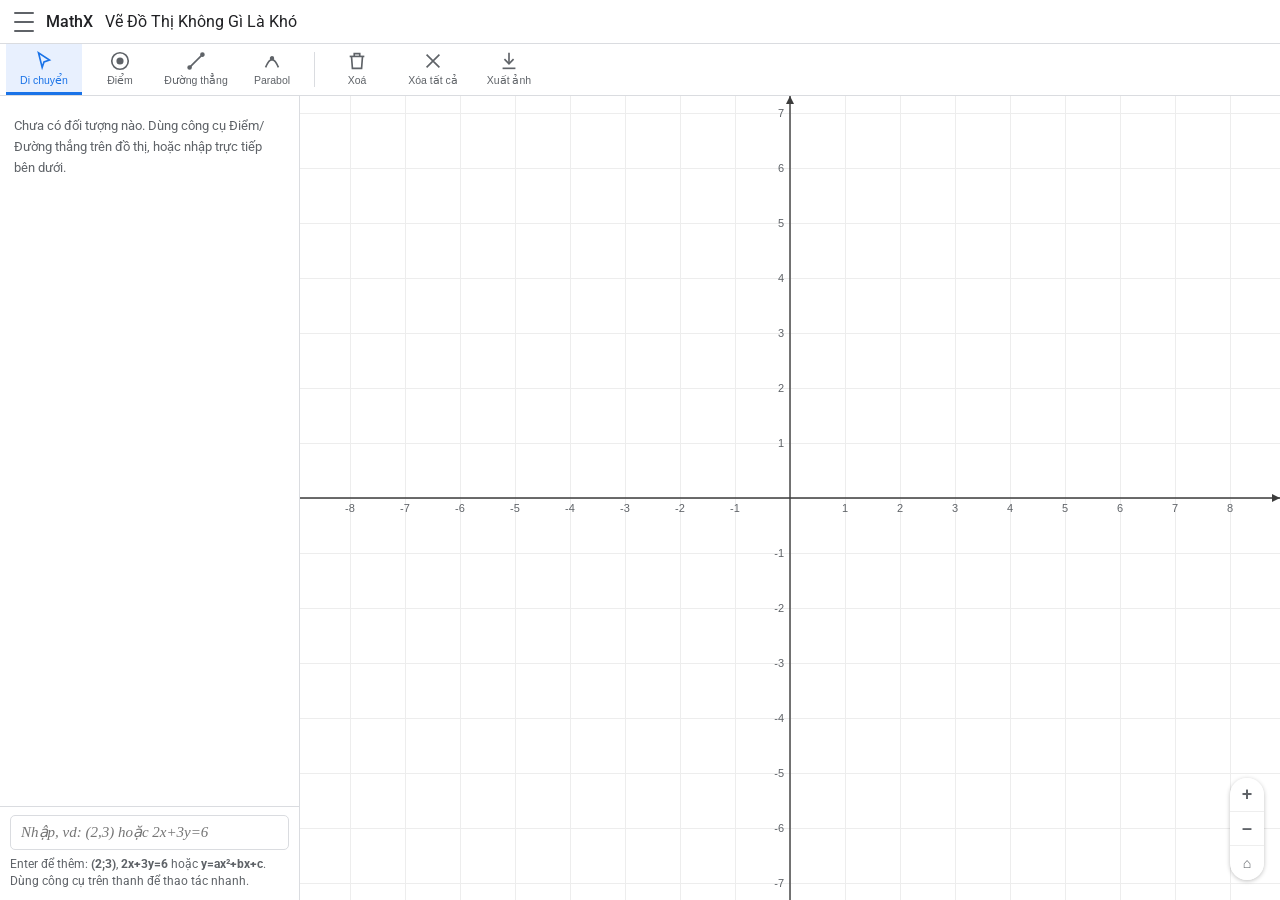
<file: WEDSIDE NEW/MathX/home.html>
<!DOCTYPE html>
<html lang="vi">
<head>
<meta charset="UTF-8">
<meta name="viewport" content="width=device-width, initial-scale=1.0">
<title>MathX — By BeatXEdu</title>
<link rel="preconnect" href="https://fonts.googleapis.com">
<link rel="preconnect" href="https://fonts.gstatic.com" crossorigin>
<link href="https://fonts.googleapis.com/css2?family=Roboto:wght@400;500;700&display=swap" rel="stylesheet">
<style>
  :root{
    --toolbar-h:52px;
    --header-h:44px;
    --gg-blue:#1A73E8;
    --gg-blue-soft:#E8F0FE;
    --gg-border:#DADCE0;
    --gg-ink:#202124;
    --gg-ink-soft:#5F6368;
    --gg-canvas:#FFFFFF;
    --gg-grid:#EDEDED;
    --gg-grid-major:#DCDCDC;
    --gg-axis:#3C3C3C;
  }
  *{box-sizing:border-box;}
  html,body{margin:0;height:100%;}
  body{
    font-family:'Roboto',Arial,sans-serif;
    color:var(--gg-ink);
    overflow:hidden;
  }
  .header{
    height:var(--header-h);
    display:flex;
    align-items:center;
    gap:12px;
    padding:0 14px;
    border-bottom:1px solid var(--gg-border);
    background:#fff;
  }
  .header .menu-icon{
    width:20px;height:20px;
    display:flex;flex-direction:column;justify-content:space-between;
    cursor:default;
  }
  .header .menu-icon span{display:block;height:2px;background:var(--gg-ink-soft);border-radius:1px;}
  .header .title{
    font-size:16px;
    font-weight:500;
    color:var(--gg-ink);
  }
  .header .title .sub{color:var(--gg-ink-soft);font-weight:400;}

  .toolbar{
    height:var(--toolbar-h);
    display:flex;
    align-items:stretch;
    border-bottom:1px solid var(--gg-border);
    background:#fff;
    padding:0 6px;
  }
  .tool-btn{
    display:flex;
    flex-direction:column;
    align-items:center;
    justify-content:center;
    gap:2px;
    width:76px;
    border:none;
    background:transparent;
    cursor:pointer;
    color:var(--gg-ink-soft);
    border-bottom:3px solid transparent;
  }
  .tool-btn:hover{background:#F1F3F4;}
  .tool-btn.active{
    background:var(--gg-blue-soft);
    color:var(--gg-blue);
    border-bottom-color:var(--gg-blue);
  }
  .tool-btn svg{width:22px;height:22px;}
  .tool-btn .label{font-size:10.5px;}
  .tool-sep{width:1px;background:var(--gg-border);margin:8px 4px;}

  .app{
    display:grid;
    grid-template-columns:300px 1fr;
    height:calc(100% - var(--header-h) - var(--toolbar-h));
  }
  .algebra{
    border-right:1px solid var(--gg-border);
    background:#fff;
    display:flex;
    flex-direction:column;
    min-width:0;
  }
  .algebra-list{
    flex:1;
    overflow-y:auto;
    padding:4px 0;
  }
  .obj-row{
    display:flex;
    align-items:center;
    gap:8px;
    padding:7px 10px;
    border-bottom:1px solid #F1F3F4;
    cursor:pointer;
  }
  .obj-row:hover{background:#F8F9FA;}
  .obj-row.selected{background:var(--gg-blue-soft);}
  .obj-eye{
    width:18px;height:18px;flex-shrink:0;cursor:pointer;
    display:flex;align-items:center;justify-content:center;
    color:var(--gg-ink-soft);
  }
  .obj-eye.hidden{opacity:.35;}
  .obj-swatch{
    width:10px;height:10px;border-radius:50%;flex-shrink:0;
  }
  .obj-def{
    flex:1;
    font-family:Georgia,'Times New Roman',serif;
    font-style:italic;
    font-size:14.5px;
    color:var(--gg-ink);
    white-space:nowrap;
    overflow:hidden;
    text-overflow:ellipsis;
  }
  .obj-def b{font-style:normal;font-weight:700;}
  .obj-del{
    width:20px;height:20px;flex-shrink:0;
    display:none;
    align-items:center;justify-content:center;
    color:var(--gg-ink-soft);
    cursor:pointer;
  }
  .obj-row:hover .obj-del{display:flex;}
  .obj-del:hover{color:#D93025;}
  .algebra-empty{
    padding:16px 14px;
    font-size:13px;
    color:var(--gg-ink-soft);
    line-height:1.6;
  }
  .algebra-input-wrap{
    border-top:1px solid var(--gg-border);
    padding:8px 10px 10px;
  }
  .algebra-input{
    width:100%;
    font-family:Georgia,'Times New Roman',serif;
    font-style:italic;
    font-size:15px;
    padding:8px 10px;
    border:1.5px solid var(--gg-border);
    border-radius:5px;
    outline:none;
    color:var(--gg-ink);
  }
  .algebra-input:focus{border-color:var(--gg-blue);}
  .algebra-hint{
    font-family:'Roboto',Arial,sans-serif;
    font-style:normal;
    font-size:11.5px;
    color:var(--gg-ink-soft);
    margin-top:6px;
    line-height:1.5;
  }
  .algebra-error{
    font-family:'Roboto',Arial,sans-serif;
    font-style:normal;
    font-size:12px;
    color:#D93025;
    margin-top:6px;
    display:none;
  }

  .canvas-wrap{
    position:relative;
    background:var(--gg-canvas);
    overflow:hidden;
  }
  #graphCanvas{
    display:block;
    width:100%;
    height:100%;
  }
  .zoom-stack{
    position:absolute;
    right:16px;
    bottom:20px;
    display:flex;
    flex-direction:column;
    box-shadow:0 1px 4px rgba(0,0,0,.25);
    border-radius:20px;
    overflow:hidden;
  }
  .zoom-btn{
    width:34px;height:34px;
    background:#fff;
    border:none;
    border-bottom:1px solid #EEE;
    display:flex;align-items:center;justify-content:center;
    cursor:pointer;
    color:var(--gg-ink-soft);
    font-size:18px;
    font-weight:600;
  }
  .zoom-btn:last-child{border-bottom:none;}
  .zoom-btn:hover{background:#F1F3F4;color:var(--gg-ink);}

  @media (max-width:760px){
    .app{grid-template-columns:1fr;grid-template-rows:auto 1fr;}
    .algebra{border-right:none;border-bottom:1px solid var(--gg-border);max-height:34vh;}
  }
</style>
</head>
<body>

<div class="header">
  <div class="menu-icon"><span></span><span></span><span></span></div>
  <div class="title">MathX</div>
  <div class="sub">Vẽ Đồ Thị Không Gì Là Khó</div>
</div>

<div class="toolbar" id="toolbar">
  <button class="tool-btn active" data-tool="move">
    <svg viewBox="0 0 24 24" fill="none" stroke="currentColor" stroke-width="1.8"><path d="M6 3l4 16 2-6 6-2z"/></svg>
    <span class="label">Di chuyển</span>
  </button>
  <button class="tool-btn" data-tool="point">
    <svg viewBox="0 0 24 24" fill="none" stroke="currentColor" stroke-width="1.8"><circle cx="12" cy="12" r="3" fill="currentColor"/><circle cx="12" cy="12" r="9"/></svg>
    <span class="label">Điểm</span>
  </button>
  <button class="tool-btn" data-tool="line">
    <svg viewBox="0 0 24 24" fill="none" stroke="currentColor" stroke-width="1.8"><circle cx="5" cy="19" r="1.6" fill="currentColor"/><circle cx="19" cy="5" r="1.6" fill="currentColor"/><line x1="5" y1="19" x2="19" y2="5"/></svg>
    <span class="label">Đường thẳng</span>
  </button>
  <button class="tool-btn" data-tool="parabola">
    <svg viewBox="0 0 24 24" fill="none" stroke="currentColor" stroke-width="1.8"><path d="M5 19 Q12 2 19 19"/><circle cx="12" cy="9" r="1.5" fill="currentColor"/></svg>
    <span class="label">Parabol</span>
  </button>
  <div class="tool-sep"></div>
  <button class="tool-btn" data-tool="delete">
    <svg viewBox="0 0 24 24" fill="none" stroke="currentColor" stroke-width="1.8"><path d="M4 7h16"/><path d="M9 7V4h6v3"/><path d="M6 7l1 13h10l1-13"/></svg>
    <span class="label">Xoá</span>
  </button>
  <button class="tool-btn" id="clearAll" type="button">
    <svg viewBox="0 0 24 24" fill="none" stroke="currentColor" stroke-width="1.8"><path d="M5 5l14 14M19 5L5 19"/></svg>
    <span class="label">Xóa tất cả</span>
  </button>
  <button class="tool-btn" id="exportPng" type="button">
    <svg viewBox="0 0 24 24" fill="none" stroke="currentColor" stroke-width="1.8"><path d="M12 3v12"/><path d="M7 10l5 5 5-5"/><path d="M5 20h14"/></svg>
    <span class="label">Xuất ảnh</span>
  </button>
</div>

<div class="app">
  <div class="algebra">
    <div class="algebra-list" id="algebraList"></div>
    <div class="algebra-input-wrap">
      <input id="algebraInput" class="algebra-input" type="text" placeholder="Nhập, vd: (2,3) hoặc 2x+3y=6" autocomplete="off" spellcheck="false">
      <div class="algebra-error" id="algebraError"></div>
      <div class="algebra-hint">Enter để thêm: <b>(2;3)</b>, <b>2x+3y=6</b> hoặc <b>y=ax²+bx+c</b>. Dùng công cụ trên thanh để thao tác nhanh.</div>
    </div>
  </div>
  <div class="canvas-wrap" id="canvasWrap">
    <canvas id="graphCanvas"></canvas>
    <div class="zoom-stack">
      <button class="zoom-btn" id="zoomIn">+</button>
      <button class="zoom-btn" id="zoomOut">–</button>
      <button class="zoom-btn" id="zoomHome" style="font-size:14px;">⌂</button>
    </div>
  </div>
</div>

<script>
const canvas = document.getElementById('graphCanvas');
const ctx = canvas.getContext('2d');
const wrap = document.getElementById('canvasWrap');
const algebraList = document.getElementById('algebraList');
const algebraInput = document.getElementById('algebraInput');
const algebraError = document.getElementById('algebraError');
const toolbar = document.getElementById('toolbar');

const PALETTE = ['#1A73E8', '#D93025', '#188038', '#8430CE', '#E8710A', '#12929B'];
let colorCursor = 0;
function nextColor(){ const c = PALETTE[colorCursor % PALETTE.length]; colorCursor++; return c; }

let objects = []; // point | line | parabola
let objId = 1;
let selectedId = null;
let currentTool = 'move';

let view = { cx: 0, cy: 0, scale: 55 }; // world center + px-per-unit
const DEFAULT_VIEW = { cx: 0, cy: 0, scale: 55 };

// ---------- naming ----------
function nextPointName(){
  for (let c = 65; c <= 90; c++){
    const n = String.fromCharCode(c);
    if (!objects.some(o => o.type === 'point' && o.name === n)) return n;
  }
  let i = 1;
  while (objects.some(o => o.name === 'P' + i)) i++;
  return 'P' + i;
}
function nextParabolaName(){
  let i=1;
  while(objects.some(o=>o.type==='parabola' && o.name==='P'+i)) i++;
  return 'P'+i;
}
function nextLineName(){
  const reserved = ['x','y'];
  for (let c = 97; c <= 122; c++){
    const n = String.fromCharCode(c);
    if (reserved.includes(n)) continue;
    if (!objects.some(o => o.type === 'line' && o.name === n)) return n;
  }
  let i = 1;
  while (objects.some(o => o.name === 'l' + i)) i++;
  return 'l' + i;
}

// ---------- parsing ----------
function parseSide(raw){
  let str = raw;
  if (str[0] !== '+' && str[0] !== '-') str = '+' + str;
  const tokens = str.match(/[+-][^+-]+/g) || [];
  if (tokens.join('') !== str) throw new Error('Không đọc được một phần của biểu thức.');
  const coeffs = {};
  let constant = 0;
  tokens.forEach(t=>{
    const sign = t[0] === '-' ? -1 : 1;
    const rest = t.slice(1).trim();
    if (rest === '') throw new Error(`Số hạng rỗng gần "${t}".`);
    const m = rest.match(/^(\d*\.?\d*)([a-zA-Z])?$/);
    if (!m || (m[1] === '' && !m[2])) throw new Error(`Không đọc được số hạng "${t}".`);
    const numPart = m[1];
    const varPart = m[2];
    const value = numPart === '' ? 1 : parseFloat(numPart);
    if (varPart){
      if (varPart !== 'x' && varPart !== 'y') throw new Error(`Chỉ hỗ trợ biến x và y (gặp "${varPart}").`);
      coeffs[varPart] = (coeffs[varPart] || 0) + sign * value;
    } else {
      constant += sign * value;
    }
  });
  return { coeffs, constant };
}
// returns {a,b,c} meaning a*x + b*y = c
function parseLineEquation(raw){
  const str = raw.replace(/\s+/g, '');
  const parts = str.split('=');
  if (parts.length !== 2 || parts[0] === '' || parts[1] === '') {
    throw new Error('Phương trình cần đúng một dấu "=" với hai vế khác rỗng.');
  }
  const L = parseSide(parts[0]);
  const R = parseSide(parts[1]);
  const a = (L.coeffs.x || 0) - (R.coeffs.x || 0);
  const b = (L.coeffs.y || 0) - (R.coeffs.y || 0);
  const c = R.constant - L.constant;
  if (Math.abs(a) < 1e-9 && Math.abs(b) < 1e-9) throw new Error('Phương trình không chứa x hoặc y.');
  return { a, b, c };
}
function parsePoint(raw){
  let m = raw.match(/^([A-Za-z][A-Za-z0-9]*)\s*=?\s*\(\s*(-?\d*\.?\d+)\s*[,;]\s*(-?\d*\.?\d+)\s*\)$/);
  if (m) return { name: m[1], x: parseFloat(m[2]), y: parseFloat(m[3]) };
  m = raw.match(/^\(\s*(-?\d*\.?\d+)\s*[,;]\s*(-?\d*\.?\d+)\s*\)$/);
  if (m) return { name: null, x: parseFloat(m[1]), y: parseFloat(m[2]) };
  return null;
}

function parseQuadratic(raw){
  let str = raw.replace(/\s+/g,'').replace(/²/g,'^2');
  if (!/^y=/.test(str)) return null;
  str = str.slice(2);
  const parts = str.match(/[+-]?[^+-]+/g) || [];
  let a=0,b=0,c=0;
  for(const termRaw of parts){
    if(!termRaw) continue;
    const term = termRaw;
    if(/x\^2$/.test(term)){
      const n=term.replace('x^2',''); a += n===''||n==='+'?1:n==='-'?-1:parseFloat(n);
    }else if(/x$/.test(term)){
      const n=term.slice(0,-1); b += n===''||n==='+'?1:n==='-'?-1:parseFloat(n);
    }else{
      const n=parseFloat(term); if(!Number.isFinite(n)) throw new Error('Không đọc được hệ số của parabol.');
      c += n;
    }
  }
  if(Math.abs(a)<1e-12) throw new Error('Parabol cần hệ số a khác 0.');
  return {a,b,c};
}

function fmt(n){
  const r = Math.round(n * 1000) / 1000;
  return Object.is(r, -0) ? '0' : String(r);
}
function lineLabel(a, b, c){
  const terms = [];
  if (Math.abs(a) > 1e-9) terms.push(`${a === 1 ? '' : a === -1 ? '-' : fmt(a)}x`);
  if (Math.abs(b) > 1e-9){
    const sign = b > 0 && terms.length ? ' + ' : (b < 0 ? (terms.length ? ' - ' : '-') : '');
    const mag = Math.abs(b) === 1 ? '' : fmt(Math.abs(b));
    terms.push((terms.length ? sign : (b < 0 ? '-' : '')) + mag + 'y');
  }
  return `${terms.join('') || '0'} = ${fmt(c)}`;
}

// ---------- object management ----------
function addPoint(x, y, name, color){
  const o = { id: objId++, type: 'point', name: name || nextPointName(), color: color || nextColor(), visible: true, x, y };
  objects.push(o);
  return o;
}
function round2(p){ return { x: Math.round(p.x * 100) / 100, y: Math.round(p.y * 100) / 100 }; }
function pointsOnLine(a, b, c){
  let pts;
  if (Math.abs(b) > 1e-9){
    pts = [{ x: 0, y: c / b }, { x: 2, y: (c - a * 2) / b }];
  } else {
    const x0 = c / a;
    pts = [{ x: x0, y: 0 }, { x: x0, y: 2 }];
  }
  return pts.map(round2);
}
function addLineFromCoeffs(a, b, c, name){
  const o = { id: objId++, type: 'line', name: name || nextLineName(), color: nextColor(), visible: true, a, b, c, independent: true };
  objects.push(o);
  pointsOnLine(a, b, c).forEach(p => addPoint(p.x, p.y, null, o.color));
  return o;
}
function addParabola(a,b,c){
  const o={id:objId++,type:'parabola',name:nextParabolaName(),color:nextColor(),visible:true,a,b,c};
  objects.push(o); return o;
}
function addLineFromPoints(p1id, p2id){
  const o = { id: objId++, type: 'line', name: nextLineName(), color: nextColor(), visible: true, p1: p1id, p2: p2id, independent: false };
  objects.push(o);
  return o;
}
function currentLineCoeffs(o){
  if (o.independent) return { a: o.a, b: o.b, c: o.c };
  const p1 = objects.find(x => x.id === o.p1);
  const p2 = objects.find(x => x.id === o.p2);
  if (!p1 || !p2) return { a: 0, b: 0, c: 0 };
  const dx = p2.x - p1.x, dy = p2.y - p1.y;
  return { a: dy, b: -dx, c: dy * p1.x - dx * p1.y };
}
function deleteObject(id){
  objects = objects.filter(o => o.id !== id && !(o.type === 'line' && !o.independent && (o.p1 === id || o.p2 === id)));
  if (selectedId === id) selectedId = null;
}

// ---------- algebra panel ----------
function renderAlgebra(){
  algebraList.innerHTML = '';
  if (objects.length === 0){
    algebraList.innerHTML = '<div class="algebra-empty">Chưa có đối tượng nào. Dùng công cụ Điểm/Đường thẳng trên đồ thị, hoặc nhập trực tiếp bên dưới.</div>';
    return;
  }
  objects.forEach(o=>{
    const row = document.createElement('div');
    row.className = 'obj-row' + (o.id === selectedId ? ' selected' : '');
    row.addEventListener('click', (e)=>{ if (e.target.closest('.obj-eye,.obj-del')) return; selectedId = o.id; renderAll(); });

    const eye = document.createElement('div');
    eye.className = 'obj-eye' + (o.visible ? '' : ' hidden');
    eye.innerHTML = '<svg width="16" height="16" viewBox="0 0 24 24" fill="none" stroke="currentColor" stroke-width="2"><path d="M2 12s4-7 10-7 10 7 10 7-4 7-10 7-10-7-10-7z"/><circle cx="12" cy="12" r="3"/></svg>';
    eye.addEventListener('click', ()=>{ o.visible = !o.visible; renderAll(); });

    const sw = document.createElement('div');
    sw.className = 'obj-swatch';
    sw.style.background = o.color;

    const def = document.createElement('div');
    def.className = 'obj-def';
    if (o.type === 'point'){
      def.innerHTML = `<b>${o.name}</b>(${fmt(o.x)}; ${fmt(o.y)})`;
    } else if (o.type === 'parabola') {
      def.innerHTML = `<b>${o.name}:</b> y = ${fmt(o.a)}x² ${o.b >= 0 ? '+ ' : '- '}${fmt(Math.abs(o.b))}x ${o.c >= 0 ? '+ ' : '- '}${fmt(Math.abs(o.c))}`;
    } else {
      const { a, b, c } = currentLineCoeffs(o);
      def.innerHTML = `<b>${o.name}:</b> ${lineLabel(a, b, c)}`;
    }

    const del = document.createElement('div');
    del.className = 'obj-del';
    del.innerHTML = '<svg width="14" height="14" viewBox="0 0 24 24" fill="none" stroke="currentColor" stroke-width="2"><path d="M18 6L6 18M6 6l12 12"/></svg>';
    del.addEventListener('click', ()=>{ deleteObject(o.id); renderAll(); });

    row.appendChild(eye);
    row.appendChild(sw);
    row.appendChild(def);
    row.appendChild(del);
    algebraList.appendChild(row);
  });
}

algebraInput.addEventListener('keydown', (e)=>{
  if (e.key !== 'Enter') return;
  const raw = algebraInput.value.trim();
  if (!raw) return;
  algebraError.style.display = 'none';
  try {
    const pt = parsePoint(raw);
    if (pt){
      if (pt.name && objects.some(o => o.name === pt.name)) throw new Error(`Tên "${pt.name}" đã được dùng.`);
      addPoint(pt.x, pt.y, pt.name);
    } else if (raw.includes('=')) {
      let body = raw;
      let name = null;
      const nm = raw.match(/^([a-zA-Z][a-zA-Z0-9]*)\s*:\s*(.+)$/);
      if (nm){ name = nm[1]; body = nm[2]; }
      const { a, b, c } = parseLineEquation(body);
      if (name && objects.some(o => o.name === name)) throw new Error(`Tên "${name}" đã được dùng.`);
      addLineFromCoeffs(a, b, c, name);
    } else {
      throw new Error('Không nhận diện được. Nhập điểm (2,3) hoặc phương trình 2x+3y=6.');
    }
    algebraInput.value = '';
    renderAll();
  } catch (err){
    algebraError.textContent = err.message;
    algebraError.style.display = 'block';
  }
});

// ---------- canvas transform ----------
let dpr = window.devicePixelRatio || 1;
function resizeCanvas(){
  const rect = wrap.getBoundingClientRect();
  dpr = window.devicePixelRatio || 1;
  canvas.width = rect.width * dpr;
  canvas.height = rect.height * dpr;
  canvas.style.width = rect.width + 'px';
  canvas.style.height = rect.height + 'px';
}
function worldToScreen(x, y){
  const rect = wrap.getBoundingClientRect();
  return {
    x: rect.width / 2 + (x - view.cx) * view.scale,
    y: rect.height / 2 - (y - view.cy) * view.scale
  };
}
function screenToWorld(sx, sy){
  const rect = wrap.getBoundingClientRect();
  return {
    x: view.cx + (sx - rect.width / 2) / view.scale,
    y: view.cy - (sy - rect.height / 2) / view.scale
  };
}
function niceStep(raw){
  const exp = Math.floor(Math.log10(raw));
  const base = raw / Math.pow(10, exp);
  let nb;
  if (base < 1.5) nb = 1; else if (base < 3) nb = 2; else if (base < 7) nb = 5; else nb = 10;
  return nb * Math.pow(10, exp);
}

function draw(){
  const rect = wrap.getBoundingClientRect();
  ctx.setTransform(dpr, 0, 0, dpr, 0, 0);
  ctx.clearRect(0, 0, rect.width, rect.height);

  const step = niceStep(60 / view.scale);
  const worldLeft = view.cx - rect.width / 2 / view.scale;
  const worldRight = view.cx + rect.width / 2 / view.scale;
  const worldBottom = view.cy - rect.height / 2 / view.scale;
  const worldTop = view.cy + rect.height / 2 / view.scale;

  // grid
  ctx.strokeStyle = 'var(--gg-grid)'.startsWith('var') ? '#EDEDED' : '';
  ctx.lineWidth = 1;
  ctx.beginPath();
  const startX = Math.ceil(worldLeft / step) * step;
  for (let x = startX; x <= worldRight; x += step){
    const sx = worldToScreen(x, 0).x;
    ctx.moveTo(sx + 0.5, 0);
    ctx.lineTo(sx + 0.5, rect.height);
  }
  const startY = Math.ceil(worldBottom / step) * step;
  for (let y = startY; y <= worldTop; y += step){
    const sy = worldToScreen(0, y).y;
    ctx.moveTo(0, sy + 0.5);
    ctx.lineTo(rect.width, sy + 0.5);
  }
  ctx.strokeStyle = '#EDEDED';
  ctx.stroke();

  // axes
  const origin = worldToScreen(0, 0);
  ctx.strokeStyle = '#3C3C3C';
  ctx.lineWidth = 1.4;
  ctx.beginPath();
  ctx.moveTo(0, origin.y); ctx.lineTo(rect.width, origin.y);
  ctx.moveTo(origin.x, 0); ctx.lineTo(origin.x, rect.height);
  ctx.stroke();
  // arrowheads
  ctx.fillStyle = '#3C3C3C';
  ctx.beginPath();
  ctx.moveTo(rect.width, origin.y); ctx.lineTo(rect.width - 8, origin.y - 4); ctx.lineTo(rect.width - 8, origin.y + 4); ctx.fill();
  ctx.beginPath();
  ctx.moveTo(origin.x, 0); ctx.lineTo(origin.x - 4, 8); ctx.lineTo(origin.x + 4, 8); ctx.fill();

  // tick labels
  ctx.fillStyle = '#5F6368';
  ctx.font = '11px Roboto, Arial, sans-serif';
  ctx.textAlign = 'center';
  for (let x = startX; x <= worldRight; x += step){
    if (Math.abs(x) < step / 1000) continue;
    const sx = worldToScreen(x, 0).x;
    ctx.fillText(fmt(x), sx, Math.min(Math.max(origin.y + 14, 12), rect.height - 4));
  }
  ctx.textAlign = 'right';
  for (let y = startY; y <= worldTop; y += step){
    if (Math.abs(y) < step / 1000) continue;
    const sy = worldToScreen(0, y).y;
    ctx.fillText(fmt(y), Math.min(Math.max(origin.x - 6, 22), rect.width - 4), sy + 4);
  }

  // objects: parabolas first, then lines, then points
  objects.filter(o => o.type === 'parabola' && o.visible).forEach(o=>{
    ctx.strokeStyle=o.color; ctx.lineWidth=(o.id===selectedId)?3.4:2.4; ctx.beginPath();
    let started=false;
    const pxStep=Math.max(1, rect.width/700);
    for(let sx=0;sx<=rect.width;sx+=pxStep){
      const w=screenToWorld(sx,0); const y=o.a*w.x*w.x+o.b*w.x+o.c; const sy=worldToScreen(w.x,y).y;
      if(sy < -rect.height*2 || sy > rect.height*3){ started=false; continue; }
      if(!started){ctx.moveTo(sx,sy);started=true;} else ctx.lineTo(sx,sy);
    }
    ctx.stroke();
    const vx=-o.b/(2*o.a), vy=o.a*vx*vx+o.b*vx+o.c, vs=worldToScreen(vx,vy);
    ctx.fillStyle=o.color; ctx.font='italic 13px Georgia, serif'; ctx.textAlign='left'; ctx.fillText(o.name,vs.x+6,vs.y-6);
  });
  objects.filter(o => o.type === 'line' && o.visible).forEach(o=>{
    const { a, b, c } = currentLineCoeffs(o);
    const pts = clipLineToRect(a, b, c, worldLeft, worldRight, worldBottom, worldTop);
    if (pts.length < 2) return;
    ctx.strokeStyle = o.color;
    ctx.lineWidth = (o.id === selectedId) ? 3.4 : 2.4;
    ctx.beginPath();
    const s1 = worldToScreen(pts[0].x, pts[0].y);
    const s2 = worldToScreen(pts[1].x, pts[1].y);
    ctx.moveTo(s1.x, s1.y); ctx.lineTo(s2.x, s2.y);
    ctx.stroke();
    ctx.fillStyle = o.color;
    ctx.font = 'italic 13px Georgia, serif';
    ctx.textAlign = 'left';
    ctx.fillText(o.name, s2.x + 6, s2.y - 6);
  });
  objects.filter(o => o.type === 'point' && o.visible).forEach(o=>{
    const s = worldToScreen(o.x, o.y);
    ctx.fillStyle = o.color;
    ctx.beginPath();
    ctx.arc(s.x, s.y, o.id === selectedId ? 6 : 5, 0, Math.PI * 2);
    ctx.fill();
    if (o.id === selectedId){
      ctx.strokeStyle = o.color; ctx.globalAlpha = 0.3; ctx.lineWidth = 6;
      ctx.beginPath(); ctx.arc(s.x, s.y, 9, 0, Math.PI * 2); ctx.stroke(); ctx.globalAlpha = 1;
    }
    ctx.fillStyle = '#202124';
    ctx.font = 'italic 13px Georgia, serif';
    ctx.textAlign = 'left';
    ctx.fillText(o.name, s.x + 7, s.y - 7);
  });
}

// clip infinite line a*x+b*y=c to a world rectangle, return up to 2 boundary points
function clipLineToRect(a, b, c, xmin, xmax, ymin, ymax){
  const pts = [];
  function tryAdd(x, y){
    if (x >= xmin - 1e-6 && x <= xmax + 1e-6 && y >= ymin - 1e-6 && y <= ymax + 1e-6) pts.push({ x, y });
  }
  if (Math.abs(b) > 1e-9){
    tryAdd(xmin, (c - a * xmin) / b);
    tryAdd(xmax, (c - a * xmax) / b);
  }
  if (Math.abs(a) > 1e-9){
    tryAdd((c - b * ymin) / a, ymin);
    tryAdd((c - b * ymax) / a, ymax);
  }
  // dedupe
  const uniq = [];
  pts.forEach(p=>{
    if (!uniq.some(q => Math.abs(q.x - p.x) < 1e-6 && Math.abs(q.y - p.y) < 1e-6)) uniq.push(p);
  });
  return uniq.slice(0, 2);
}

function renderAll(){ renderAlgebra(); draw(); }

// ---------- toolbar ----------
toolbar.addEventListener('click', (e)=>{
  const btn = e.target.closest('.tool-btn');
  if (!btn) return;
  currentTool = btn.dataset.tool;
  document.querySelectorAll('.tool-btn').forEach(b => b.classList.toggle('active', b === btn));
  pendingLinePoint = null;
});

// ---------- mouse interaction ----------
let dragPointId = null;
let panning = false;
let panStart = null;
let panOrigin = null;
let pendingLinePoint = null;

function hitTestPoint(sx, sy){
  let best = null, bestD = 10;
  objects.filter(o => o.type === 'point' && o.visible).forEach(o=>{
    const s = worldToScreen(o.x, o.y);
    const d = Math.hypot(s.x - sx, s.y - sy);
    if (d < bestD){ bestD = d; best = o; }
  });
  return best;
}
function hitTestParabola(sx,sy){
  const w=screenToWorld(sx,sy); let best=null,bestD=8/view.scale;
  objects.filter(o=>o.type==='parabola'&&o.visible).forEach(o=>{
    const y=o.a*w.x*w.x+o.b*w.x+o.c, d=Math.abs(w.y-y);
    if(d<bestD){bestD=d;best=o;}
  });
  return best;
}
function hitTestLine(sx, sy){
  const rect = wrap.getBoundingClientRect();
  const w = screenToWorld(sx, sy);
  const worldLeft = view.cx - rect.width / 2 / view.scale, worldRight = view.cx + rect.width / 2 / view.scale;
  const worldBottom = view.cy - rect.height / 2 / view.scale, worldTop = view.cy + rect.height / 2 / view.scale;
  let best = null, bestD = 6 / view.scale;
  objects.filter(o => o.type === 'line' && o.visible).forEach(o=>{
    const { a, b, c } = currentLineCoeffs(o);
    const denom = Math.hypot(a, b);
    if (denom < 1e-9) return;
    const d = Math.abs(a * w.x + b * w.y - c) / denom;
    if (d < bestD){ bestD = d; best = o; }
  });
  return best;
}

canvas.addEventListener('mousedown', (e)=>{
  const rect = canvas.getBoundingClientRect();
  const sx = e.clientX - rect.left, sy = e.clientY - rect.top;

  if (currentTool === 'move'){
    const p = hitTestPoint(sx, sy);
    if (p){ dragPointId = p.id; selectedId = p.id; renderAll(); return; }
    const l = hitTestLine(sx, sy);
    if (l){ selectedId = l.id; renderAll(); return; }
    const q = hitTestParabola(sx, sy);
    if (q){ selectedId = q.id; renderAll(); return; }
    panning = true; panStart = { x: e.clientX, y: e.clientY }; panOrigin = { cx: view.cx, cy: view.cy };
    selectedId = null; renderAll();
  } else if (currentTool === 'point'){
    const w = screenToWorld(sx, sy);
    addPoint(Math.round(w.x * 100) / 100, Math.round(w.y * 100) / 100);
    renderAll();
  } else if (currentTool === 'line'){
    let p = hitTestPoint(sx, sy);
    if (!p){ const w = screenToWorld(sx, sy); p = addPoint(Math.round(w.x * 100) / 100, Math.round(w.y * 100) / 100); }
    if (!pendingLinePoint){ pendingLinePoint = p.id; }
    else if (pendingLinePoint !== p.id){ addLineFromPoints(pendingLinePoint, p.id); pendingLinePoint = null; }
    renderAll();
  } else if (currentTool === 'parabola'){
    const w = screenToWorld(sx, sy);
    addParabola(1, -2*w.x, w.x*w.x + w.y);
    renderAll();
  } else if (currentTool === 'delete'){
    const p = hitTestPoint(sx, sy);
    if (p){ deleteObject(p.id); renderAll(); return; }
    const l = hitTestLine(sx, sy);
    if (l){ deleteObject(l.id); renderAll(); return; }
    const q = hitTestParabola(sx, sy);
    if (q){ deleteObject(q.id); renderAll(); }
  }
});

window.addEventListener('mousemove', (e)=>{
  const rect = canvas.getBoundingClientRect();
  const sx = e.clientX - rect.left, sy = e.clientY - rect.top;
  if (dragPointId !== null){
    const w = screenToWorld(sx, sy);
    const o = objects.find(x => x.id === dragPointId);
    if (o){ o.x = Math.round(w.x * 100) / 100; o.y = Math.round(w.y * 100) / 100; renderAll(); }
  } else if (panning){
    const dxScreen = e.clientX - panStart.x, dyScreen = e.clientY - panStart.y;
    view.cx = panOrigin.cx - dxScreen / view.scale;
    view.cy = panOrigin.cy + dyScreen / view.scale;
    draw();
  }
});
window.addEventListener('mouseup', ()=>{ dragPointId = null; panning = false; });

canvas.addEventListener('wheel', (e)=>{
  e.preventDefault();
  const rect = canvas.getBoundingClientRect();
  const sx = e.clientX - rect.left, sy = e.clientY - rect.top;
  const before = screenToWorld(sx, sy);
  const factor = e.deltaY < 0 ? 1.12 : 1 / 1.12;
  view.scale *= factor;
  view.scale = Math.min(Math.max(view.scale, 5), 800);
  const after = screenToWorld(sx, sy);
  view.cx += before.x - after.x;
  view.cy += before.y - after.y;
  draw();
}, { passive: false });

document.getElementById('zoomIn').addEventListener('click', ()=>{ view.scale = Math.min(view.scale * 1.25, 800); draw(); });
document.getElementById('zoomOut').addEventListener('click', ()=>{ view.scale = Math.max(view.scale / 1.25, 5); draw(); });
document.getElementById('zoomHome').addEventListener('click', ()=>{ view = { ...DEFAULT_VIEW }; draw(); });
document.getElementById('clearAll').addEventListener('click', ()=>{
  objects=[]; selectedId=null; objId=1; pendingLinePoint=null; renderAll();
});
document.getElementById('exportPng').addEventListener('click', ()=>{
  const link=document.createElement('a');
  link.download='mathx-do-thi.png';
  link.href=canvas.toDataURL('image/png');
  link.click();
});

window.addEventListener('keydown', (e)=>{
  if ((e.key === 'Delete' || e.key === 'Backspace') && selectedId !== null && document.activeElement !== algebraInput){
    deleteObject(selectedId);
    renderAll();
  }
});

window.addEventListener('resize', ()=>{ resizeCanvas(); draw(); });

// ---------- start empty ----------
resizeCanvas();
renderAll();
</script>
</body>
</html>
</file>
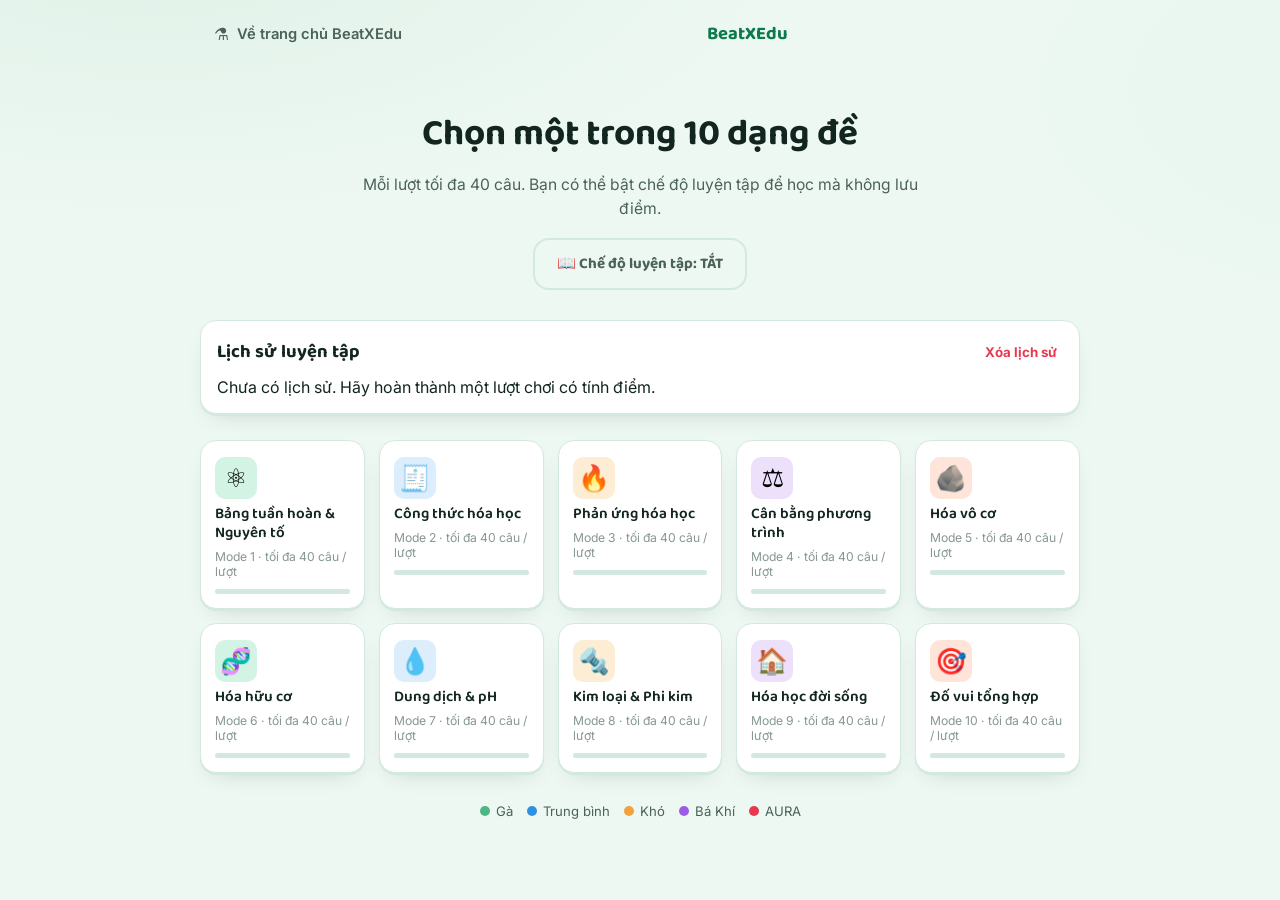
<file: WEDSIDE NEW/quizdovui/home.html>
<!DOCTYPE html>
<html lang="vi">
<head>
<meta charset="UTF-8">
<meta name="viewport" content="width=device-width, initial-scale=1.0, maximum-scale=1">
<title>Đố Vui Hóa Học — Quiz Nguyên Tố</title>
<meta name="description" content="Minigame đố vui Hóa học 10 dạng, leo tháp 40 câu, độ khó tự tăng theo streak.">
<link rel="preconnect" href="https://fonts.googleapis.com">
<link rel="preconnect" href="https://fonts.gstatic.com" crossorigin>
<link href="https://fonts.googleapis.com/css2?family=Baloo+2:wght@500;600;700;800&family=Inter:wght@400;500;600;700;800&display=swap" rel="stylesheet">
<link rel="stylesheet" href="style.css">
</head>
<body>

<!-- ============ HEADER ============ -->
<header class="topbar">
  <a class="home-link" href="/" title="Về trang chủ BeatXEdu">
    <span class="home-icon">⚗️</span>
    <span>Về trang chủ BeatXEdu</span>
  </a>
  <div class="brand">
    <span class="brand-name">BeatXEdu</span>
  </div>
  <div class="topbar-spacer" aria-hidden="true"></div>
</header>

<main id="app">

  <!-- ============ SCREEN 1: MENU ============ -->
  <section id="screen-menu" class="screen screen-menu active">
    <div class="menu-hero">
      <h1>Chọn một trong 10 dạng đề</h1>
      <p class="menu-sub">Mỗi lượt tối đa 40 câu. Bạn có thể bật chế độ luyện tập để học mà không lưu điểm.</p>
      <button id="practiceToggle" class="btn btn-ghost practice-toggle" type="button">📖 Chế độ luyện tập: TẮT</button>
    </div>
    <section class="quiz-history" id="quiz-history">
      <div class="history-head"><h2>Lịch sử luyện tập</h2><button id="clearHistory" class="history-clear" type="button">Xóa lịch sử</button></div>
      <div id="historyList" class="history-list"></div>
    </section>

    <div id="mode-grid" class="mode-grid"></div>

    <div class="menu-legend">
      <span class="legend-item"><i class="dot dot-easy"></i>Gà</span>
      <span class="legend-item"><i class="dot dot-medium"></i>Trung bình</span>
      <span class="legend-item"><i class="dot dot-hard"></i>Khó</span>
      <span class="legend-item"><i class="dot dot-hsg"></i>Bá Khí</span>
      <span class="legend-item"><i class="dot dot-hell"></i>AURA</span>
    </div>
  </section>

  <!-- ============ SCREEN 2: GAME ============ -->
  <section id="screen-game" class="screen screen-game">
    <div class="game-topbar">
      <button id="btn-quit" class="icon-btn" title="Thoát lượt chơi" aria-label="Thoát">✕</button>

      <div class="tower-track" id="tower-track" aria-hidden="true">
        <!-- 30 rung generated by JS -->
      </div>

      <div class="streak-chip" id="streak-chip">
        <span class="streak-flame">🔥</span>
        <span id="streak-count">0</span>
      </div>
    </div>

    <div class="game-status-row">
      <span id="question-index" class="q-index">Câu 1 / 30</span>
      <span id="difficulty-badge" class="difficulty-badge diff-easy">Dành Cho Gà</span>
    </div>

    <div id="question-card" class="question-card">
      <p id="question-text" class="question-text">Đang tải câu hỏi…</p>
    </div>

    <div id="options-grid" class="options-grid"></div>

    <div id="feedback-bar" class="feedback-bar">
      <p id="feedback-text"></p>
      <button id="btn-next" class="btn btn-primary btn-next">Câu tiếp theo →</button>
    </div>
  </section>

</main>

<!-- ============ RESULT MODAL ============ -->
<div id="result-overlay" class="overlay">
  <div class="result-modal" id="result-modal">
    <button class="modal-close" id="btn-close-modal" aria-label="Đóng">✕</button>

    <div id="result-fx" class="result-fx" aria-hidden="true"></div>

    <div id="result-icon" class="result-icon">🐔</div>
    <h2 id="result-title" class="result-title">Gà Vãi!</h2>
    <p id="result-message" class="result-message">Trả lời được có 0/40 câu.</p>

    <div class="result-stats">
      <div class="stat-box">
        <span class="stat-value" id="stat-correct">0</span>
        <span class="stat-label">Câu đúng</span>
      </div>
      <div class="stat-box">
        <span class="stat-value" id="stat-best-streak">0</span>
        <span class="stat-label">Streak cao nhất</span>
      </div>
      <div class="stat-box">
        <span class="stat-value" id="stat-difficulty">Dễ</span>
        <span class="stat-label">Độ khó đạt được</span>
      </div>
    </div>

    <div class="result-actions">
      <button id="btn-retry" class="btn btn-danger">Chơi lại</button>
      <button id="btn-menu" class="btn btn-ghost">Chọn mode khác</button>
    </div>
  </div>
</div>

<script src="app.js"></script>
</body>
</html>
</file>
<file: WEDSIDE NEW/benchmark-kk/style.css>
:root{
  --bg:#07111f;--panel:#0d1b2e;--panel2:#10233a;--line:#1f3a59;
  --text:#edf6ff;--muted:#9db1c8;--accent:#2d8cff;--accent2:#55c2ff;
  --good:#4ade80;--warn:#fbbf24;--bad:#fb7185;--shadow:0 20px 60px #0008;
  font-family:Inter,ui-sans-serif,system-ui,-apple-system,"Segoe UI",sans-serif;
}
*{box-sizing:border-box}
body{margin:0;background:radial-gradient(circle at 20% 0%,#12355b 0,#07111f 38%,#050b14 100%);color:var(--text);min-height:100vh}
button{font:inherit;cursor:pointer}
.hidden{display:none!important}
.splash{position:fixed;inset:0;display:grid;place-items:center;background:#050b14;z-index:20;animation:fadeOut .8s ease 2.4s forwards}
.splash-card{text-align:center}
.splash-card .logo{width:92px;height:92px;filter:drop-shadow(0 0 30px #2d8cff88)}
.splash-card h1{font-size:42px;margin:18px 0 4px}
.splash-card p{color:var(--muted);margin:0 0 18px;text-transform:uppercase;letter-spacing:.18em}
.splash-card span{color:var(--accent2)}
@keyframes fadeOut{to{opacity:0;visibility:hidden}}
.app{width:min(1120px,calc(100% - 32px));margin:auto;padding:22px 0 50px}
.topbar{display:flex;justify-content:space-between;align-items:center;gap:16px;margin-bottom:26px}
.brand{display:flex;align-items:center;gap:10px;font-size:20px}.brand img{width:32px;height:32px}
.status-pill,.ghost{border:1px solid var(--line);background:#ffffff08;color:var(--muted);border-radius:999px;padding:8px 13px}
.hero{display:flex;justify-content:space-between;align-items:center;gap:20px;padding:30px;border:1px solid #2b5680;border-radius:24px;background:linear-gradient(135deg,#0e2744,#0b1727);box-shadow:var(--shadow);margin-bottom:18px}
.eyebrow{color:var(--accent2);font-size:12px;font-weight:800;letter-spacing:.16em;margin:0 0 8px}
h2{font-size:clamp(28px,5vw,48px);line-height:1.05;margin:0 0 10px}.muted{color:var(--muted)}
.timer-card{min-width:170px;text-align:center;background:#071321;border:1px solid var(--line);padding:20px;border-radius:18px}.timer-card small{display:block;color:var(--muted);font-size:11px}.timer-card strong{font-size:42px;display:block;margin-top:6px}
.panel{background:#0b192aee;border:1px solid var(--line);border-radius:22px;padding:22px;margin:18px 0;box-shadow:0 12px 40px #0004}
.section-title{display:flex;justify-content:space-between;align-items:center;gap:12px;margin-bottom:16px}.section-title h3{margin:0}
.hardware-grid{display:grid;grid-template-columns:repeat(3,1fr);gap:10px}
.hw{padding:14px;border-radius:14px;background:#ffffff05;border:1px solid #ffffff0c}.hw small{display:block;color:var(--muted);margin-bottom:5px}.hw strong{font-size:14px;word-break:break-word}
.progress{height:10px;background:#06101d;border-radius:99px;overflow:hidden;margin:10px 0 20px}.progress div{height:100%;width:0;background:linear-gradient(90deg,var(--accent),var(--accent2));transition:width .2s}
.test-grid{display:grid;grid-template-columns:repeat(5,1fr);gap:10px}.test-card{padding:18px;border:1px solid #ffffff10;background:#ffffff05;border-radius:18px;min-height:155px}.test-card span{font-size:25px}.test-card h4{margin:12px 0 8px}.test-card strong{font-size:28px;display:block}.test-card small{color:var(--muted);display:block;margin-top:4px;min-height:32px}
.actions{display:flex;gap:10px;flex-wrap:wrap;margin-top:20px}
.primary,.danger,.secondary{border:0;border-radius:13px;padding:13px 18px;font-weight:800}.primary{background:linear-gradient(135deg,#1976ff,#2ba9ff);color:white}.danger{background:#7f1d1d;color:#fff}.secondary{background:#ffffff0d;color:var(--text);border:1px solid var(--line)}button:disabled{opacity:.45;cursor:not-allowed}
.notice{color:var(--muted);font-size:12px;line-height:1.5}
.result-head{display:flex;justify-content:space-between;align-items:center}.total-score{text-align:right}.total-score strong{font-size:64px;line-height:.8}.total-score span{font-size:20px;color:var(--muted)}.total-score small{display:block;color:var(--accent2);font-weight:800;margin-top:10px}
.bars{display:grid;gap:12px;margin:24px 0}.bar-row{display:grid;grid-template-columns:120px 1fr 50px;align-items:center;gap:12px}.bar{height:13px;background:#06101d;border-radius:99px;overflow:hidden}.bar i{display:block;height:100%;background:linear-gradient(90deg,var(--accent),var(--accent2));border-radius:99px}
.summary{padding:18px;border-radius:16px;background:#ffffff05;border:1px solid #ffffff0c;line-height:1.7}
footer{text-align:center;color:var(--muted);margin-top:22px;font-size:12px}
@media(max-width:800px){.hardware-grid{grid-template-columns:1fr 1fr}.test-grid{grid-template-columns:1fr 1fr}.hero{align-items:flex-start;flex-direction:column}.timer-card{width:100%}}
@media(max-width:480px){.hardware-grid,.test-grid{grid-template-columns:1fr}.app{width:min(100% - 20px,1120px)}.panel,.hero{padding:16px}.bar-row{grid-template-columns:90px 1fr 42px}.total-score strong{font-size:48px}}

.recommendations{margin-top:14px;padding:18px;border-radius:16px;background:#ffffff05;border:1px solid #ffffff0c;line-height:1.65}.recommendations h4{margin:0 0 8px;color:var(--accent2)}.recommendations ul{margin:8px 0 0;padding-left:20px;color:var(--muted)}
</file>
<file: WEDSIDE NEW/physics-study/style.css>
*{box-sizing:border-box}
:root{
  --bg:#08111f;--bg2:#0d1829;--card:#101f33;--card2:#142740;
  --text:#eef6ff;--muted:#9fb0c5;--line:#263a52;--accent:#62b6ff;
  --accent2:#7de2c0;--danger:#ff7c86;--warn:#ffd166;--shadow:0 18px 55px rgba(0,0,0,.28)
}
body.light{--bg:#eef4fa;--bg2:#f7faff;--card:#fff;--card2:#edf5fc;--text:#102033;--muted:#607188;--line:#d5e0eb;--accent:#1976d2;--accent2:#159a76;--shadow:0 14px 40px rgba(30,70,100,.12)}
body{margin:0;background:radial-gradient(circle at 80% -10%,#17375a 0,transparent 38%),var(--bg);color:var(--text);font-family:Inter,system-ui,-apple-system,BlinkMacSystemFont,"Segoe UI",sans-serif;min-height:100vh}
button{font:inherit}
.hidden{display:none!important}
.splash{position:fixed;inset:0;display:grid;place-content:center;text-align:center;background:var(--bg);z-index:20;animation:splashOut .7s ease 2.2s forwards}
.splash-logo{width:92px;height:92px;border:1px solid #ffffff22;border-radius:28px;margin:0 auto 22px;display:grid;place-items:center;background:linear-gradient(145deg,#123050,#0b1727);box-shadow:0 0 60px #3aa9ff22}
.splash-logo span{font-size:50px;color:var(--accent)}
.splash h1{font-size:42px;margin:0;letter-spacing:-1px}
.splash p{color:var(--muted);margin:10px 0 24px}
.splash small{color:var(--accent2)}
@keyframes splashOut{to{opacity:0;visibility:hidden;transform:scale(1.02)}}
.topbar{height:76px;display:flex;align-items:center;justify-content:space-between;padding:0 5%;border-bottom:1px solid var(--line);background:#07101bdd;backdrop-filter:blur(14px);position:sticky;top:0;z-index:10}
body.light .topbar{background:#ffffffdd}
.brand{display:flex;align-items:center;gap:11px;cursor:pointer}
.brand-mark{width:40px;height:40px;border-radius:12px;display:grid;place-items:center;background:var(--card2);color:var(--accent);font-weight:800;font-size:23px}
.brand strong{display:block}.brand small{display:block;color:var(--muted);font-size:10px;margin-top:2px}
nav{display:flex;gap:4px}
nav button,.theme-btn{border:0;background:transparent;color:var(--muted);padding:10px 13px;border-radius:10px;cursor:pointer}
nav button:hover,.theme-btn:hover{background:var(--card2);color:var(--text)}
.theme-btn{font-size:20px}
main{max-width:1180px;margin:auto;padding:48px 5% 70px}
.hero{display:grid;grid-template-columns:1.4fr .8fr;gap:28px;align-items:stretch}
.hero-copy{padding:30px 0}
.eyebrow{color:var(--accent2);font-weight:700;letter-spacing:.08em;text-transform:uppercase;font-size:12px}
h1{font-size:clamp(38px,6vw,68px);line-height:.98;letter-spacing:-2px;margin:13px 0 18px}
h2{font-size:30px;margin:0 0 10px}h3{margin:0 0 8px}
.lead{font-size:18px;line-height:1.7;color:var(--muted);max-width:700px}
.actions{display:flex;gap:10px;flex-wrap:wrap;margin-top:25px}
.primary,.secondary{border:0;border-radius:12px;padding:12px 17px;cursor:pointer;font-weight:700}
.primary{background:var(--accent);color:#07111d}.secondary{background:var(--card2);color:var(--text);border:1px solid var(--line)}
.hero-panel,.card{background:linear-gradient(150deg,var(--card),var(--bg2));border:1px solid var(--line);border-radius:20px;box-shadow:var(--shadow)}
.hero-panel{padding:24px}
.progress-ring{font-size:52px;font-weight:800;color:var(--accent);margin:20px 0 4px}
.muted{color:var(--muted)}
.section{margin-top:48px}
.grid{display:grid;grid-template-columns:repeat(3,1fr);gap:15px}
.card{padding:20px;transition:.2s}
.card:hover{transform:translateY(-2px);border-color:#3d6387}
.card .icon{font-size:26px;margin-bottom:14px}.card p{color:var(--muted);line-height:1.6}
.topic-grid{display:grid;grid-template-columns:repeat(2,1fr);gap:16px}
.topic-card{cursor:pointer;position:relative;overflow:hidden}
.topic-card .num{position:absolute;right:17px;top:15px;color:#ffffff20;font-size:48px;font-weight:900}
.tag{display:inline-block;padding:5px 8px;border-radius:7px;background:var(--card2);color:var(--accent);font-size:11px;font-weight:700;margin-bottom:12px}
.learning{display:grid;grid-template-columns:repeat(2,1fr);gap:16px;margin-top:20px}
.lesson{min-height:150px}
.formula{font-family:ui-monospace,SFMono-Regular,monospace;background:#050c15;border:1px solid var(--line);padding:15px;border-radius:12px;font-size:20px;color:var(--accent2);margin:12px 0}
body.light .formula{background:#f1f6fb}
.steps{display:grid;gap:9px;margin-top:12px}.step{padding:11px 13px;background:var(--card2);border-radius:10px;color:var(--muted)}.step b{color:var(--text)}
.exercise{max-width:850px;margin:auto}
.question{font-size:21px;line-height:1.6}
.options{display:grid;gap:10px;margin:20px 0}
.option{padding:14px 16px;border:1px solid var(--line);background:var(--card2);color:var(--text);border-radius:12px;text-align:left;cursor:pointer}
.option:hover{border-color:var(--accent)}
.option.selected{border-color:var(--accent);box-shadow:0 0 0 2px #62b6ff22}
.result{padding:18px;border-radius:14px;margin-top:20px;border:1px solid var(--line)}
.result.good{background:#0e2a25;border-color:#257c67}.result.bad{background:#30191d;border-color:#84404a}
body.light .result.good{background:#e9f8f3}.body.light .result.bad{background:#fff0f1}
.explain{margin-top:15px;line-height:1.75;color:var(--muted)}
.explain strong{color:var(--text)}
textarea{width:100%;min-height:150px;background:var(--card2);border:1px solid var(--line);color:var(--text);border-radius:12px;padding:15px;resize:vertical}
.kpi{display:flex;gap:10px;flex-wrap:wrap;margin:18px 0}.kpi span{padding:9px 12px;border:1px solid var(--line);border-radius:10px;color:var(--muted)}
.back{margin-bottom:20px}
footer{text-align:center;padding:25px;border-top:1px solid var(--line);color:var(--muted);font-size:13px}
footer b{color:var(--accent2)}
.empty{text-align:center;padding:70px 20px}
@media(max-width:800px){.hero,.learning,.topic-grid,.grid{grid-template-columns:1fr}.topbar{padding:0 3%}.topbar nav{display:none}main{padding:30px 4% 55px}.hero-copy{padding-top:10px}.splash h1{font-size:34px}}

.filters{display:flex;gap:8px;flex-wrap:wrap;margin:18px 0 20px}
.filter{border:1px solid var(--line);background:var(--card2);color:var(--muted);padding:9px 13px;border-radius:10px;cursor:pointer}
.filter:hover,.filter.active{color:var(--text);border-color:var(--accent);background:#17314b}
body.light .filter:hover,body.light .filter.active{background:#e5f1fb}

.topic-head{display:flex;justify-content:space-between;gap:25px;align-items:flex-start;margin-bottom:25px}
.study-score{min-width:190px;border:1px solid var(--line);background:var(--card);border-radius:16px;padding:15px;color:var(--accent2);font-size:12px}
.study-score b{display:block;margin-bottom:7px;color:var(--text)}
.lesson-layout{display:grid;grid-template-columns:1fr 1fr;gap:16px}
.lesson-wide{line-height:1.8}
.lesson-wide p{color:var(--muted)}
.remember{padding:14px 16px;border-left:3px solid var(--accent);background:var(--card2);border-radius:10px;color:var(--muted)}
.topic-search{width:100%;padding:13px 15px;border-radius:12px;border:1px solid var(--line);background:var(--card);color:var(--text);outline:none;margin:10px 0 18px}
.topic-search:focus{border-color:var(--accent)}
@media(max-width:800px){.lesson-layout{grid-template-columns:1fr}.topic-head{display:block}.study-score{margin-top:15px}}
</file>
<file: WEDSIDE NEW/quizdovui/style.css>
/* ==========================================================================
   ĐỐ VUI HÓA HỌC — design tokens
   Palette: lab-mint background, chemistry-green primary, five tier colors
   Type: Baloo 2 (display, rounded/playful) + Inter (body/UI)
   ========================================================================== */

:root {
  /* Base */
  --bg: #eef8f3;
  --bg-deep: #dff1e7;
  --surface: #ffffff;
  --surface-alt: #f4fbf7;
  --ink: #12261f;
  --ink-soft: #4b6259;
  --ink-faint: #86988f;
  --border: #d3e9df;

  /* Brand */
  --primary: #0fa968;
  --primary-dark: #0b7a4c;
  --primary-tint: #d3f3e4;
  --accent: #ff6b4a;
  --accent-tint: #ffe4da;

  /* Difficulty tiers */
  --easy: #4cb782;
  --easy-tint: #dcf3e7;
  --medium: #2f8fe0;
  --medium-tint: #dcedfb;
  --hard: #f0a23b;
  --hard-tint: #fdedd4;
  --hsg: #9b5de5;
  --hsg-tint: #ece0fb;
  --hell: #e63950;
  --hell-tint: #fbdce0;

  /* Feedback */
  --correct: #1fb474;
  --correct-tint: #d9f5e6;
  --wrong: #e6394f;
  --wrong-tint: #fbdde1;

  /* Type */
  --font-display: 'Baloo 2', system-ui, sans-serif;
  --font-body: 'Inter', system-ui, sans-serif;

  /* Shape */
  --radius-sm: 10px;
  --radius-md: 16px;
  --radius-lg: 24px;
  --radius-pill: 999px;

  /* Shadow */
  --shadow-card: 0 2px 0 var(--border), 0 10px 24px -14px rgba(18, 38, 31, 0.25);
  --shadow-pop: 0 18px 40px -12px rgba(18, 38, 31, 0.35);
}

* { box-sizing: border-box; }

html { -webkit-tap-highlight-color: transparent; }

body {
  margin: 0;
  min-height: 100vh;
  background:
    radial-gradient(1100px 500px at 12% -8%, var(--bg-deep) 0%, transparent 60%),
    radial-gradient(900px 500px at 110% 10%, #e6f6ee 0%, transparent 55%),
    var(--bg);
  font-family: var(--font-body);
  color: var(--ink);
  -webkit-font-smoothing: antialiased;
}

h1, h2, h3 { font-family: var(--font-display); margin: 0; }

button { font-family: inherit; cursor: pointer; }

/* ==========================================================================
   Topbar
   ========================================================================== */

.topbar {
  display: flex;
  align-items: center;
  justify-content: space-between;
  gap: 12px;
  padding: 16px clamp(16px, 4vw, 40px);
  max-width: 960px;
  margin: 0 auto;
}

.home-link {
  display: flex;
  align-items: center;
  gap: 8px;
  color: var(--ink-soft);
  text-decoration: none;
  font-weight: 600;
  font-size: 0.92rem;
  padding: 8px 14px;
  border-radius: var(--radius-pill);
  transition: background 0.15s ease, color 0.15s ease;
}
.home-link:hover { background: var(--primary-tint); color: var(--primary-dark); }
.home-icon { font-size: 1.05rem; }

.brand {
  display: flex;
  align-items: center;
  gap: 8px;
  font-family: var(--font-display);
  font-weight: 700;
  font-size: 1.15rem;
  color: var(--primary-dark);
}
.brand-flask { font-size: 1.3rem; }
.topbar-spacer { width: 1px; }

@media (max-width: 560px) {
  .brand-name { display: none; }
  .home-link span:last-child { display: none; }
}

/* ==========================================================================
   Screens
   ========================================================================== */

#app {
  max-width: 960px;
  margin: 0 auto;
  padding: 8px clamp(16px, 4vw, 40px) 60px;
}

.screen { display: none; }
.screen.active { display: block; animation: screenIn 0.35s ease both; }

@keyframes screenIn {
  from { opacity: 0; transform: translateY(8px); }
  to { opacity: 1; transform: translateY(0); }
}

/* ---- Menu screen ---- */

.menu-hero { text-align: center; padding: 28px 8px 10px; }
.menu-hero h1 { font-size: clamp(1.6rem, 4vw, 2.3rem); color: var(--ink); }
.menu-sub {
  margin: 10px auto 0;
  max-width: 560px;
  color: var(--ink-soft);
  font-size: 0.98rem;
  line-height: 1.55;
}

.mode-grid {
  display: grid;
  grid-template-columns: repeat(2, 1fr);
  gap: 14px;
  margin-top: 26px;
}
@media (min-width: 640px) {
  .mode-grid { grid-template-columns: repeat(3, 1fr); }
}
@media (min-width: 860px) {
  .mode-grid { grid-template-columns: repeat(5, 1fr); }
}

.mode-card {
  position: relative;
  display: flex;
  flex-direction: column;
  align-items: flex-start;
  gap: 6px;
  background: var(--surface);
  border: 1px solid var(--border);
  border-radius: var(--radius-md);
  padding: 16px 14px 14px;
  box-shadow: var(--shadow-card);
  text-align: left;
  transition: transform 0.15s ease, box-shadow 0.15s ease, border-color 0.15s ease;
}
.mode-card:hover {
  transform: translateY(-3px);
  border-color: var(--primary);
  box-shadow: 0 4px 0 var(--primary-tint), 0 16px 30px -14px rgba(15, 169, 104, 0.35);
}
.mode-card:active { transform: translateY(-1px); }

.mode-icon {
  font-size: 1.6rem;
  width: 42px;
  height: 42px;
  display: flex;
  align-items: center;
  justify-content: center;
  border-radius: var(--radius-sm);
  background: var(--mode-color-tint, var(--primary-tint));
}
.mode-name {
  font-family: var(--font-display);
  font-weight: 600;
  font-size: 0.95rem;
  line-height: 1.25;
  color: var(--ink);
}
.mode-count {
  font-size: 0.76rem;
  color: var(--ink-faint);
}
.mode-progress {
  margin-top: 4px;
  align-self: stretch;
  height: 5px;
  border-radius: var(--radius-pill);
  background: var(--border);
  overflow: hidden;
}
.mode-progress > span {
  display: block;
  height: 100%;
  background: var(--mode-color, var(--primary));
  border-radius: inherit;
}

.menu-legend {
  display: flex;
  flex-wrap: wrap;
  gap: 14px;
  justify-content: center;
  margin-top: 30px;
  font-size: 0.82rem;
  color: var(--ink-soft);
}
.legend-item { display: flex; align-items: center; gap: 6px; }
.dot { width: 10px; height: 10px; border-radius: 50%; display: inline-block; }
.dot-easy { background: var(--easy); }
.dot-medium { background: var(--medium); }
.dot-hard { background: var(--hard); }
.dot-hsg { background: var(--hsg); }
.dot-hell { background: var(--hell); }

/* ---- Game screen ---- */

.game-topbar {
  display: flex;
  align-items: center;
  gap: 12px;
  padding: 4px 0 14px;
}

.icon-btn {
  flex-shrink: 0;
  width: 38px;
  height: 38px;
  border-radius: 50%;
  border: 1px solid var(--border);
  background: var(--surface);
  color: var(--ink-soft);
  font-size: 0.95rem;
  display: flex;
  align-items: center;
  justify-content: center;
  transition: background 0.15s ease, color 0.15s ease;
}
.icon-btn:hover { background: var(--wrong-tint); color: var(--wrong); border-color: var(--wrong); }

.tower-track {
  flex: 1;
  display: flex;
  gap: 3px;
  height: 10px;
  background: var(--surface);
  border: 1px solid var(--border);
  border-radius: var(--radius-pill);
  padding: 3px;
  overflow: hidden;
}
.rung {
  flex: 1;
  border-radius: var(--radius-pill);
  background: var(--border);
  transition: background 0.25s ease, transform 0.25s ease;
}
.rung.done { background: var(--primary); }
.rung.current { background: var(--accent); transform: scaleY(1.3); }

.streak-chip {
  flex-shrink: 0;
  display: flex;
  align-items: center;
  gap: 5px;
  background: var(--accent-tint);
  color: var(--accent);
  font-weight: 700;
  font-family: var(--font-display);
  font-size: 0.95rem;
  padding: 6px 12px;
  border-radius: var(--radius-pill);
}
.streak-flame { transition: transform 0.2s ease; }
.streak-chip.pulse .streak-flame { animation: flamePulse 0.4s ease; }
@keyframes flamePulse {
  0% { transform: scale(1); }
  50% { transform: scale(1.4) rotate(-8deg); }
  100% { transform: scale(1); }
}

.game-status-row {
  display: flex;
  align-items: center;
  justify-content: space-between;
  margin-bottom: 14px;
}
.q-index { font-size: 0.85rem; color: var(--ink-faint); font-weight: 600; }

.difficulty-badge {
  font-family: var(--font-display);
  font-weight: 700;
  font-size: 0.78rem;
  padding: 5px 12px;
  border-radius: var(--radius-pill);
}
.diff-easy   { background: var(--easy-tint);   color: var(--easy); }
.diff-medium { background: var(--medium-tint); color: var(--medium); }
.diff-hard   { background: var(--hard-tint);   color: var(--hard); }
.diff-hsg    { background: var(--hsg-tint);    color: var(--hsg); }
.diff-hell   { background: var(--hell-tint);   color: var(--hell); }

.question-card {
  background: var(--surface);
  border: 1px solid var(--border);
  border-radius: var(--radius-lg);
  padding: clamp(20px, 4vw, 30px);
  box-shadow: var(--shadow-card);
  min-height: 110px;
  display: flex;
  align-items: center;
}
.question-text {
  margin: 0;
  font-size: clamp(1.05rem, 2.4vw, 1.3rem);
  font-weight: 600;
  line-height: 1.5;
  color: var(--ink);
}

.options-grid {
  display: grid;
  grid-template-columns: 1fr;
  gap: 10px;
  margin-top: 16px;
}
@media (min-width: 640px) {
  .options-grid { grid-template-columns: 1fr 1fr; }
}

.option-btn {
  display: flex;
  align-items: center;
  gap: 10px;
  text-align: left;
  background: var(--surface);
  border: 2px solid var(--border);
  border-radius: var(--radius-md);
  padding: 14px 16px;
  font-size: 0.98rem;
  font-weight: 500;
  color: var(--ink);
  box-shadow: 0 2px 0 var(--border);
  transition: border-color 0.12s ease, background 0.12s ease, transform 0.08s ease;
}
.option-btn:hover:not(:disabled) { border-color: var(--primary); background: var(--surface-alt); }
.option-btn:active:not(:disabled) { transform: translateY(1px); }
.option-btn:disabled { cursor: default; }

.option-letter {
  flex-shrink: 0;
  width: 26px;
  height: 26px;
  border-radius: 50%;
  background: var(--surface-alt);
  border: 1px solid var(--border);
  font-size: 0.78rem;
  font-weight: 700;
  display: flex;
  align-items: center;
  justify-content: center;
  color: var(--ink-soft);
}

.option-btn.correct {
  border-color: var(--correct);
  background: var(--correct-tint);
}
.option-btn.correct .option-letter { background: var(--correct); border-color: var(--correct); color: #fff; }

.option-btn.wrong {
  border-color: var(--wrong);
  background: var(--wrong-tint);
  animation: shake 0.4s ease;
}
.option-btn.wrong .option-letter { background: var(--wrong); border-color: var(--wrong); color: #fff; }

@keyframes shake {
  10%, 90% { transform: translateX(-1px); }
  20%, 80% { transform: translateX(2px); }
  30%, 50%, 70% { transform: translateX(-4px); }
  40%, 60% { transform: translateX(4px); }
}

.feedback-bar {
  position: sticky;
  bottom: 0;
  margin-top: 18px;
  padding: 16px;
  border-radius: var(--radius-lg);
  display: none;
  align-items: center;
  justify-content: space-between;
  gap: 12px;
  flex-wrap: wrap;
}
.feedback-bar.show { display: flex; animation: feedbackIn 0.25s ease both; }
.feedback-bar.state-correct { background: var(--correct-tint); }
.feedback-bar.state-wrong { background: var(--wrong-tint); }

@keyframes feedbackIn {
  from { opacity: 0; transform: translateY(10px); }
  to { opacity: 1; transform: translateY(0); }
}

#feedback-text {
  margin: 0;
  font-weight: 600;
  font-size: 0.95rem;
  color: var(--ink);
  flex: 1;
  min-width: 200px;
}

/* ---- Buttons ---- */

.btn {
  font-family: var(--font-display);
  font-weight: 700;
  font-size: 0.95rem;
  border: none;
  border-radius: var(--radius-md);
  padding: 12px 22px;
  transition: transform 0.08s ease, filter 0.15s ease;
}
.btn:active { transform: translateY(1px); }

.btn-primary {
  background: var(--primary);
  color: #fff;
  box-shadow: 0 4px 0 var(--primary-dark);
}
.btn-primary:hover { filter: brightness(1.04); }
.btn-primary:active { box-shadow: 0 2px 0 var(--primary-dark); }

.btn-danger {
  background: var(--wrong);
  color: #fff;
  box-shadow: 0 4px 0 #a8202f;
}
.btn-danger:active { box-shadow: 0 2px 0 #a8202f; }

.btn-ghost {
  background: transparent;
  color: var(--ink-soft);
  border: 2px solid var(--border);
}
.btn-ghost:hover { border-color: var(--primary); color: var(--primary-dark); }

/* ==========================================================================
   Result modal
   ========================================================================== */

.overlay {
  position: fixed;
  inset: 0;
  background: rgba(18, 38, 31, 0.45);
  backdrop-filter: blur(2px);
  display: none;
  align-items: center;
  justify-content: center;
  padding: 18px;
  z-index: 50;
}
.overlay.show { display: flex; animation: overlayIn 0.2s ease both; }
@keyframes overlayIn { from { opacity: 0; } to { opacity: 1; } }

.result-modal {
  position: relative;
  width: 100%;
  max-width: 420px;
  background: var(--surface);
  border-radius: var(--radius-lg);
  padding: 34px 26px 26px;
  text-align: center;
  box-shadow: var(--shadow-pop);
  overflow: hidden;
  animation: modalPop 0.32s cubic-bezier(0.2, 0.9, 0.3, 1.2) both;
}
@keyframes modalPop {
  from { opacity: 0; transform: scale(0.85) translateY(14px); }
  to { opacity: 1; transform: scale(1) translateY(0); }
}

.modal-close {
  position: absolute;
  top: 12px; right: 12px;
  width: 30px; height: 30px;
  border-radius: 50%;
  border: none;
  background: var(--surface-alt);
  color: var(--ink-faint);
  z-index: 2;
}

.result-fx {
  position: absolute;
  inset: 0;
  pointer-events: none;
  overflow: hidden;
}
.confetti-piece {
  position: absolute;
  top: -12px;
  width: 8px;
  height: 14px;
  border-radius: 2px;
  animation: confettiFall linear forwards;
}
@keyframes confettiFall {
  to { transform: translateY(420px) rotate(540deg); opacity: 0.2; }
}

.result-icon {
  font-size: 3.2rem;
  line-height: 1;
  margin-bottom: 8px;
  display: inline-block;
}
.result-icon.shake { animation: shake 0.6s ease infinite; }

.result-title {
  font-size: 1.35rem;
  color: var(--ink);
}
.result-message {
  margin: 8px 0 0;
  color: var(--ink-soft);
  font-size: 0.92rem;
  line-height: 1.5;
}

.result-stats {
  display: grid;
  grid-template-columns: repeat(3, 1fr);
  gap: 8px;
  margin: 22px 0 6px;
}
.stat-box {
  background: var(--surface-alt);
  border-radius: var(--radius-sm);
  padding: 10px 6px;
}
.stat-value {
  display: block;
  font-family: var(--font-display);
  font-weight: 700;
  font-size: 1.2rem;
  color: var(--primary-dark);
}
.stat-label {
  display: block;
  font-size: 0.68rem;
  color: var(--ink-faint);
  margin-top: 2px;
}

.result-actions {
  display: flex;
  gap: 10px;
  margin-top: 22px;
}
.result-actions .btn { flex: 1; }

/* Reduced motion */
@media (prefers-reduced-motion: reduce) {
  * { animation-duration: 0.001ms !important; animation-iteration-count: 1 !important; transition-duration: 0.001ms !important; }
}

/* Focus visibility */
a:focus-visible, button:focus-visible {
  outline: 2px solid var(--primary-dark);
  outline-offset: 2px;
}

.practice-toggle{margin-top:16px}.practice-toggle.active{border-color:var(--primary);color:var(--primary-dark);background:var(--primary-tint)}
.quiz-history{margin:20px auto 0;padding:16px;background:var(--surface);border:1px solid var(--border);border-radius:var(--radius-md);box-shadow:var(--shadow-card)}
.history-head{display:flex;justify-content:space-between;align-items:center;gap:10px}.history-head h2{font-size:1.15rem}
.history-clear{border:0;background:transparent;color:var(--wrong);font-weight:700;cursor:pointer}.history-list{display:grid;gap:8px;margin-top:10px}
.history-item{display:flex;justify-content:space-between;gap:12px;align-items:center;padding:10px 12px;border-radius:10px;background:var(--surface-alt);font-size:.85rem}.history-item small{color:var(--ink-faint)}
@media(max-width:560px){.history-item{align-items:flex-start;flex-direction:column}.history-item strong{font-size:.9rem}}
</file>
<file: WEDSIDE NEW/quizdovui/intro.css>
/* ==========================================================================
   INTRO SPLASH — H trượt trái, O trượt phải, 2 rớt vào giữa ghép H2O,
   logo hiện ra, 3 "nhân vật" liếc mắt xuống rồi nhìn thẳng.
   Dùng chung tokens màu/typography từ style.css (:root).
   ========================================================================== */

.intro-body {
  min-height: 100vh;
  margin: 0;
  display: flex;
  align-items: center;
  justify-content: center;
  overflow: hidden;
  background:
    radial-gradient(1100px 550px at 12% -10%, var(--bg-deep) 0%, transparent 60%),
    radial-gradient(900px 550px at 110% 15%, #e6f6ee 0%, transparent 55%),
    var(--bg);
}

.intro-stage {
  position: relative;
  width: 100%;
  max-width: 520px;
  padding: 24px;
  display: flex;
  flex-direction: column;
  align-items: center;
  text-align: center;
  transition: opacity 0.6s ease, transform 0.6s ease;
}
.intro-stage.fade-out {
  opacity: 0;
  transform: scale(0.96);
}

/* ---- Skip button ---- */

.intro-skip {
  position: absolute;
  top: 6px;
  right: 6px;
  background: var(--surface);
  border: 1px solid var(--border);
  color: var(--ink-soft);
  font-family: var(--font-body);
  font-weight: 600;
  font-size: 0.8rem;
  padding: 8px 14px;
  border-radius: var(--radius-pill);
  box-shadow: var(--shadow-card);
  transition: border-color 0.15s ease, color 0.15s ease;
}
.intro-skip:hover { border-color: var(--primary); color: var(--primary-dark); }

/* ---- Molecule row: H  2  O ---- */

.molecule {
  display: flex;
  align-items: center;
  justify-content: center;
  height: clamp(96px, 28vw, 140px);
  margin-bottom: 8px;
}

.atom {
  position: relative;
  display: flex;
  align-items: center;
  justify-content: center;
  border-radius: var(--radius-md);
  box-shadow: var(--shadow-card);
  font-family: var(--font-display);
  font-weight: 800;
  color: #fff;
  opacity: 0;
}

.atom-label { pointer-events: none; }

.atom-h {
  width: clamp(70px, 20vw, 100px);
  height: clamp(70px, 20vw, 100px);
  font-size: clamp(2rem, 6vw, 2.8rem);
  background: var(--medium);
  transform: translateX(-160vw);
  animation: slideInLeft 0.75s cubic-bezier(0.22, 0.85, 0.32, 1) forwards;
  z-index: 2;
}

.atom-o {
  width: clamp(70px, 20vw, 100px);
  height: clamp(70px, 20vw, 100px);
  font-size: clamp(2rem, 6vw, 2.8rem);
  background: var(--primary);
  transform: translateX(160vw);
  animation: slideInRight 0.75s cubic-bezier(0.22, 0.85, 0.32, 1) forwards;
  z-index: 2;
}

.atom-two {
  width: clamp(34px, 10vw, 46px);
  height: clamp(34px, 10vw, 46px);
  font-size: clamp(1rem, 3vw, 1.3rem);
  background: var(--accent);
  margin: 0 -10px;
  align-self: flex-end;
  transform: translateY(-160px) rotate(-20deg);
  opacity: 0;
  z-index: 3;
  animation: dropIn 0.55s cubic-bezier(0.34, 1.56, 0.64, 1) forwards;
  animation-delay: 0.7s;
}

@keyframes slideInLeft {
  0%   { transform: translateX(-160vw) rotate(-8deg); opacity: 0; }
  70%  { opacity: 1; }
  100% { transform: translateX(6px) rotate(0deg); opacity: 1; }
}

@keyframes slideInRight {
  0%   { transform: translateX(160vw) rotate(8deg); opacity: 0; }
  70%  { opacity: 1; }
  100% { transform: translateX(-6px) rotate(0deg); opacity: 1; }
}

@keyframes dropIn {
  0%   { transform: translateY(-160px) rotate(-20deg); opacity: 0; }
  60%  { transform: translateY(6px) rotate(6deg); opacity: 1; }
  80%  { transform: translateY(-4px) rotate(-3deg); }
  100% { transform: translateY(0) rotate(0deg); opacity: 1; }
}

/* Nhún nhẹ cả phân tử khi ghép xong */
.molecule.settle { animation: settleBounce 0.4s ease; }
@keyframes settleBounce {
  0%   { transform: scale(1); }
  40%  { transform: scale(1.05); }
  100% { transform: scale(1); }
}

/* ---- Eyes ---- */

.eyes {
  position: absolute;
  top: 32%;
  display: flex;
  gap: 30%;
}
.eyes-sm { gap: 26%; top: 28%; }

.eye {
  width: 22%;
  aspect-ratio: 1;
  background: #fff;
  border-radius: 50%;
  display: flex;
  align-items: center;
  justify-content: center;
}
.atom-two .eye { width: 26%; }

.pupil {
  width: 46%;
  aspect-ratio: 1;
  background: var(--ink);
  border-radius: 50%;
  transform: translate(0, 0);
  transition: transform 0.4s cubic-bezier(0.4, 0, 0.2, 1);
}

.molecule.look-down .pupil { transform: translate(0, 35%); }
.molecule.look-center .pupil { transform: translate(0, 0); }

/* ---- Logo below the molecule ---- */

.intro-logo {
  opacity: 0;
  transform: translateY(14px);
  transition: opacity 0.5s ease, transform 0.5s ease;
  margin-top: 6px;
}
.intro-logo.show {
  opacity: 1;
  transform: translateY(0);
}

.logo-name {
  margin: 0;
  font-family: var(--font-display);
  font-weight: 700;
  font-size: clamp(1.3rem, 4.5vw, 1.7rem);
  color: var(--primary-dark);
}
.logo-tag {
  margin: 6px 0 0;
  font-size: 0.88rem;
  color: var(--ink-soft);
  max-width: 380px;
}

.intro-hint {
  margin-top: 26px;
  font-size: 0.82rem;
  color: var(--ink-faint);
  opacity: 0;
  animation: hintFade 0.5s ease forwards;
  animation-delay: 2.1s;
}
@keyframes hintFade { to { opacity: 1; } }

.intro-noscript {
  position: fixed;
  inset: 0;
  display: flex;
  flex-direction: column;
  gap: 10px;
  align-items: center;
  justify-content: center;
  background: var(--bg);
  font-family: var(--font-body);
  color: var(--ink);
}
.intro-noscript a {
  color: var(--primary-dark);
  font-weight: 700;
}

@media (prefers-reduced-motion: reduce) {
  .atom-h, .atom-o, .atom-two {
    animation: none !important;
    opacity: 1 !important;
    transform: none !important;
  }
  .intro-logo { transition: none; opacity: 1; transform: none; }
  .intro-hint { animation: none; opacity: 1; }
  .intro-stage.fade-out { transition: none; }
}
</file>
